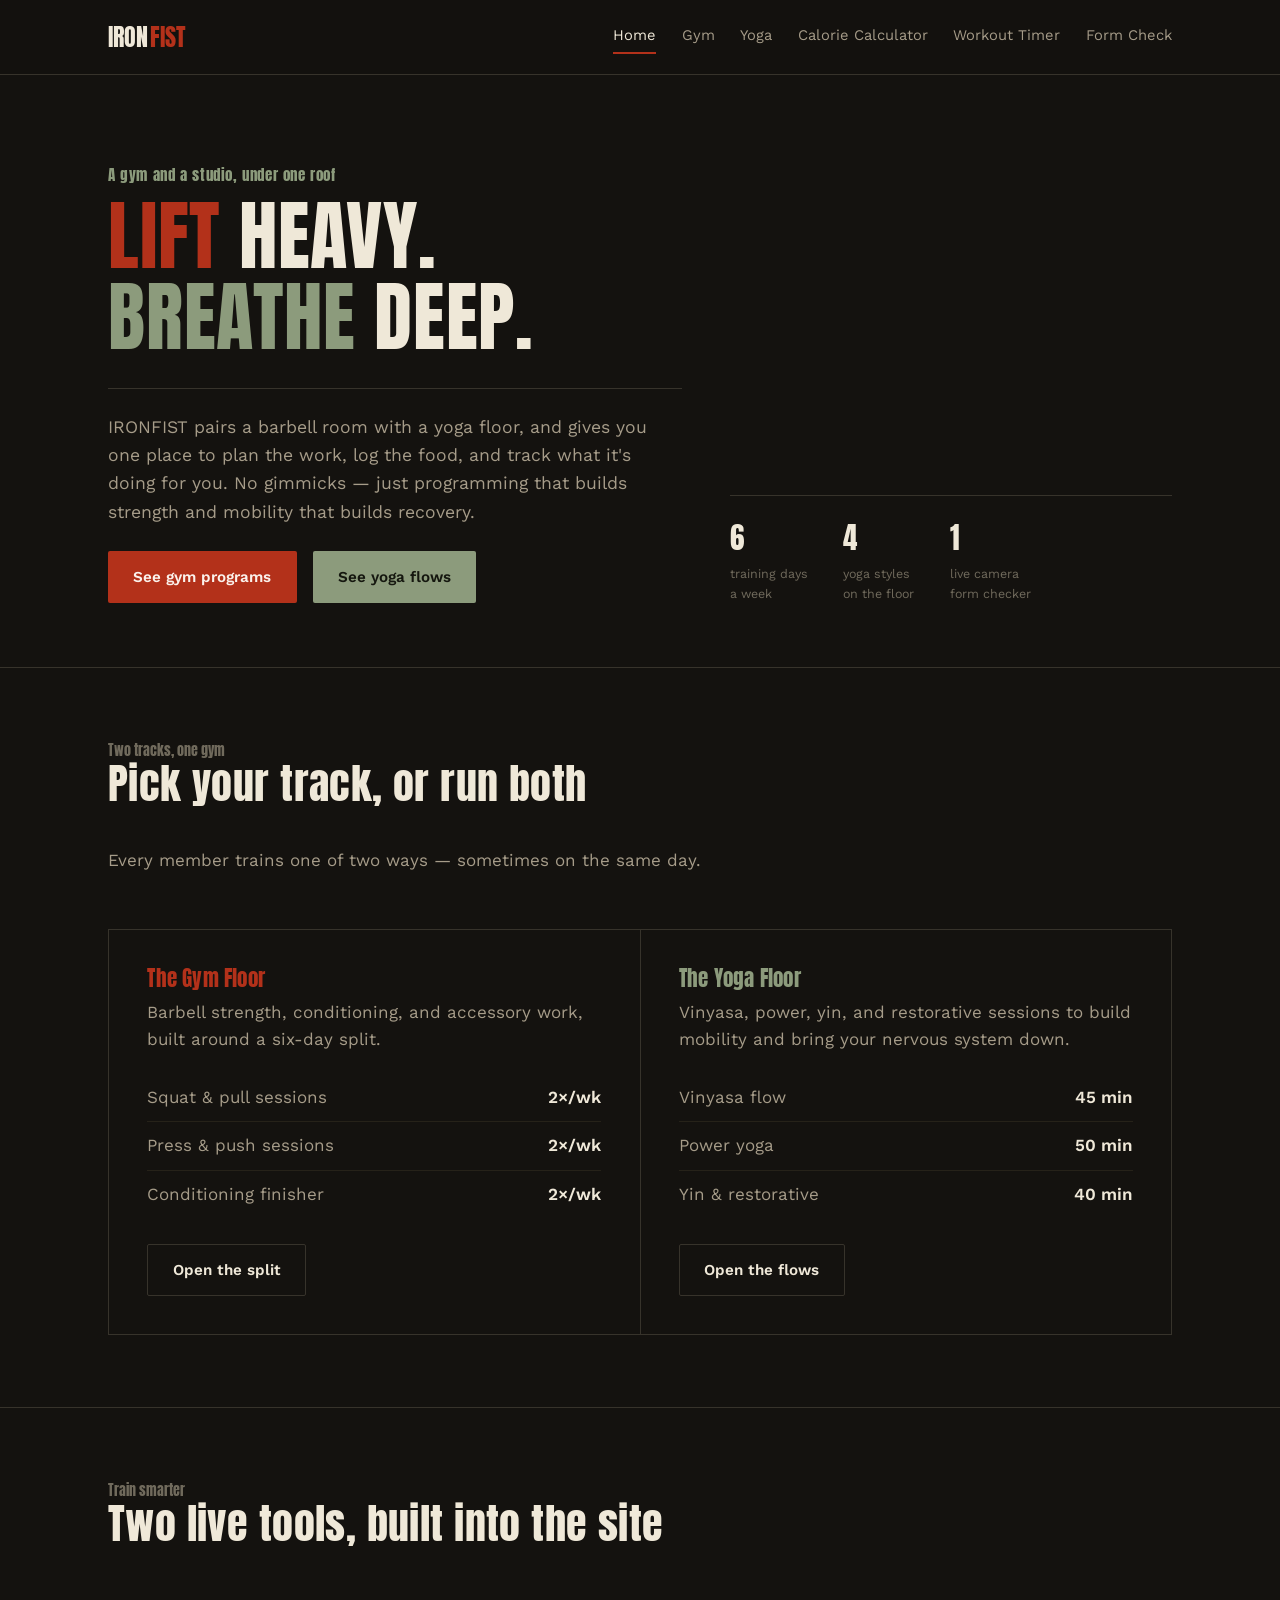
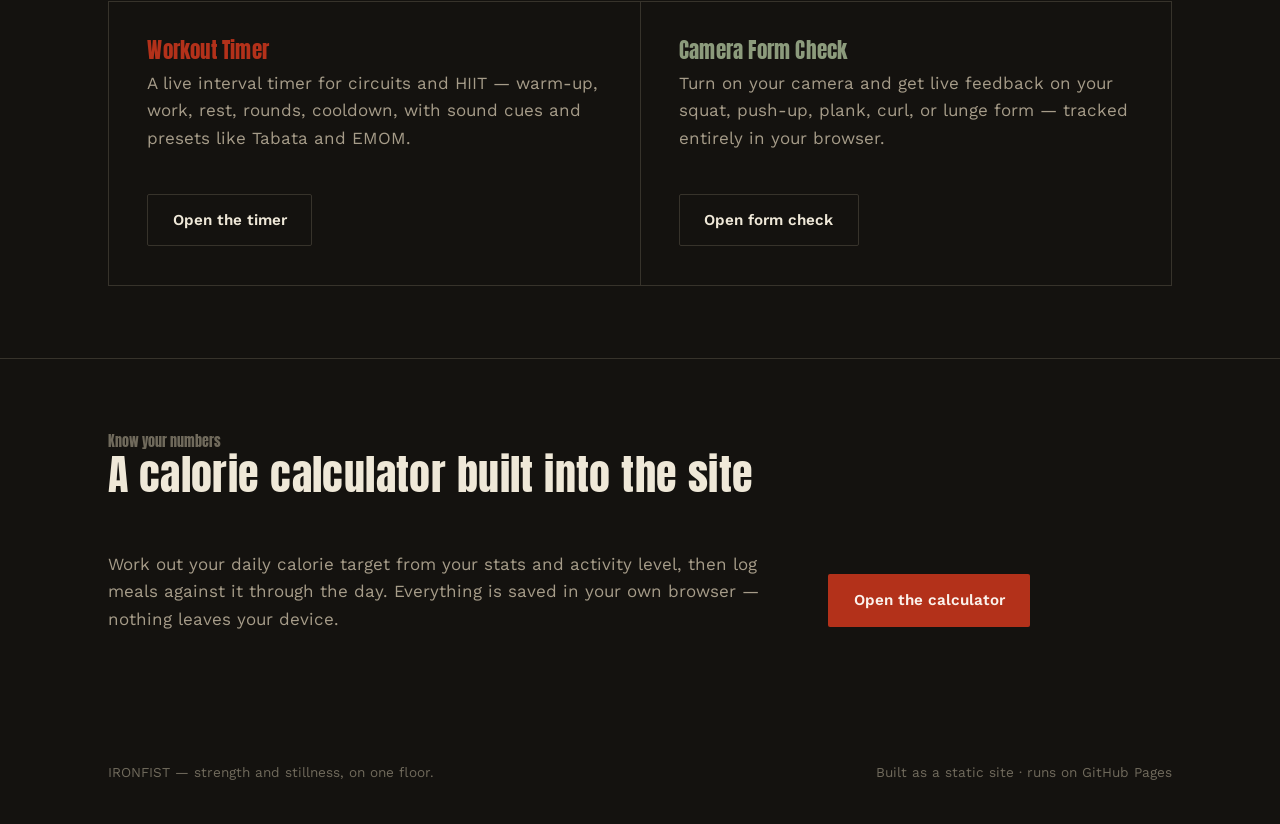
<file: index.html>
<!DOCTYPE html>
<html lang="en">
<head>
<meta charset="UTF-8">
<meta name="viewport" content="width=device-width, initial-scale=1">
<title>IRONFIST — Strength &amp; Stillness</title>
<meta name="description" content="IRONFIST is a gym and yoga studio site with programs, flows, a calorie calculator, a live workout timer, and a camera-based form checker.">
<link rel="icon" href="data:,">
<link rel="preconnect" href="https://fonts.googleapis.com">
<link rel="preconnect" href="https://fonts.gstatic.com" crossorigin>
<link href="https://fonts.googleapis.com/css2?family=Anton&family=Work+Sans:wght@400;500;600;700&display=swap" rel="stylesheet">
<link rel="stylesheet" href="style.css">
</head>
<body>

<header class="site-header">
  <div class="wrap">
    <a class="brand" href="index.html">IRON<span>FIST</span></a>
    <nav class="site-nav" id="site-nav">
      <a href="index.html" aria-current="page">Home</a>
      <a href="gym.html">Gym</a>
      <a href="yoga.html">Yoga</a>
      <a href="calculator.html">Calorie Calculator</a>
      <a href="timer.html">Workout Timer</a>
      <a href="form-check.html">Form Check</a>
    </nav>
    <button class="nav-toggle" id="nav-toggle" aria-label="Toggle menu" aria-expanded="false">☰</button>
  </div>
</header>

<section class="hero">
  <div class="wrap">
    <div>
      <div class="hero-kicker">A gym and a studio, under one roof</div>
      <h1 class="hero-split"><span class="a">LIFT</span> HEAVY.<br><span class="b">BREATHE</span> DEEP.</h1>
      <hr class="hero-rule">
      <p class="lede">IRONFIST pairs a barbell room with a yoga floor, and gives you one place to plan the work, log the food, and track what it's doing for you. No gimmicks — just programming that builds strength and mobility that builds recovery.</p>
      <div style="display:flex; gap:1rem; flex-wrap:wrap; margin-top:1.6rem;">
        <a href="gym.html" class="btn btn-iron">See gym programs</a>
        <a href="yoga.html" class="btn btn-sage">See yoga flows</a>
      </div>
    </div>
    <div class="hero-stats">
      <div>6<small>training days<br>a week</small></div>
      <div>4<small>yoga styles<br>on the floor</small></div>
      <div>1<small>live camera<br>form checker</small></div>
    </div>
  </div>
</section>

<section>
  <div class="wrap">
    <div class="section-head">
      <div>
        <div class="section-tag">Two tracks, one gym</div>
        <h2>Pick your track, or run both</h2>
      </div>
      <p>Every member trains one of two ways — sometimes on the same day.</p>
    </div>
    <div class="track-grid">
      <div class="track iron">
        <h3>The Gym Floor</h3>
        <p>Barbell strength, conditioning, and accessory work, built around a six-day split.</p>
        <ul>
          <li><span>Squat &amp; pull sessions</span> <b>2×/wk</b></li>
          <li><span>Press &amp; push sessions</span> <b>2×/wk</b></li>
          <li><span>Conditioning finisher</span> <b>2×/wk</b></li>
        </ul>
        <a href="gym.html" class="btn btn-outline" style="margin-top:1.6rem;">Open the split</a>
      </div>
      <div class="track sage">
        <h3>The Yoga Floor</h3>
        <p>Vinyasa, power, yin, and restorative sessions to build mobility and bring your nervous system down.</p>
        <ul>
          <li><span>Vinyasa flow</span> <b>45 min</b></li>
          <li><span>Power yoga</span> <b>50 min</b></li>
          <li><span>Yin &amp; restorative</span> <b>40 min</b></li>
        </ul>
        <a href="yoga.html" class="btn btn-outline" style="margin-top:1.6rem;">Open the flows</a>
      </div>
    </div>
  </div>
</section>

<section>
  <div class="wrap">
    <div class="section-head">
      <div>
        <div class="section-tag">Train smarter</div>
        <h2>Two live tools, built into the site</h2>
      </div>
    </div>
    <div class="track-grid">
      <div class="track iron">
        <h3>Workout Timer</h3>
        <p>A live interval timer for circuits and HIIT — warm-up, work, rest, rounds, cooldown, with sound cues and presets like Tabata and EMOM.</p>
        <a href="timer.html" class="btn btn-outline" style="margin-top:1.6rem;">Open the timer</a>
      </div>
      <div class="track sage">
        <h3>Camera Form Check</h3>
        <p>Turn on your camera and get live feedback on your squat, push-up, plank, curl, or lunge form — tracked entirely in your browser.</p>
        <a href="form-check.html" class="btn btn-outline" style="margin-top:1.6rem;">Open form check</a>
      </div>
    </div>
  </div>
</section>

<section>
  <div class="wrap">
    <div class="section-head">
      <div>
        <div class="section-tag">Know your numbers</div>
        <h2>A calorie calculator built into the site</h2>
      </div>
    </div>
    <div style="display:flex; gap:2.4rem; flex-wrap:wrap; align-items:center;">
      <p style="flex:1; min-width:260px;">Work out your daily calorie target from your stats and activity level, then log meals against it through the day. Everything is saved in your own browser — nothing leaves your device.</p>
      <a href="calculator.html" class="btn btn-iron">Open the calculator</a>
    </div>
  </div>
</section>

<footer>
  <div class="wrap">
    <div>IRONFIST — strength and stillness, on one floor.</div>
    <div>Built as a static site · runs on GitHub Pages</div>
  </div>
</footer>

<script src="script.js"></script>
</body>
</html>
</file>
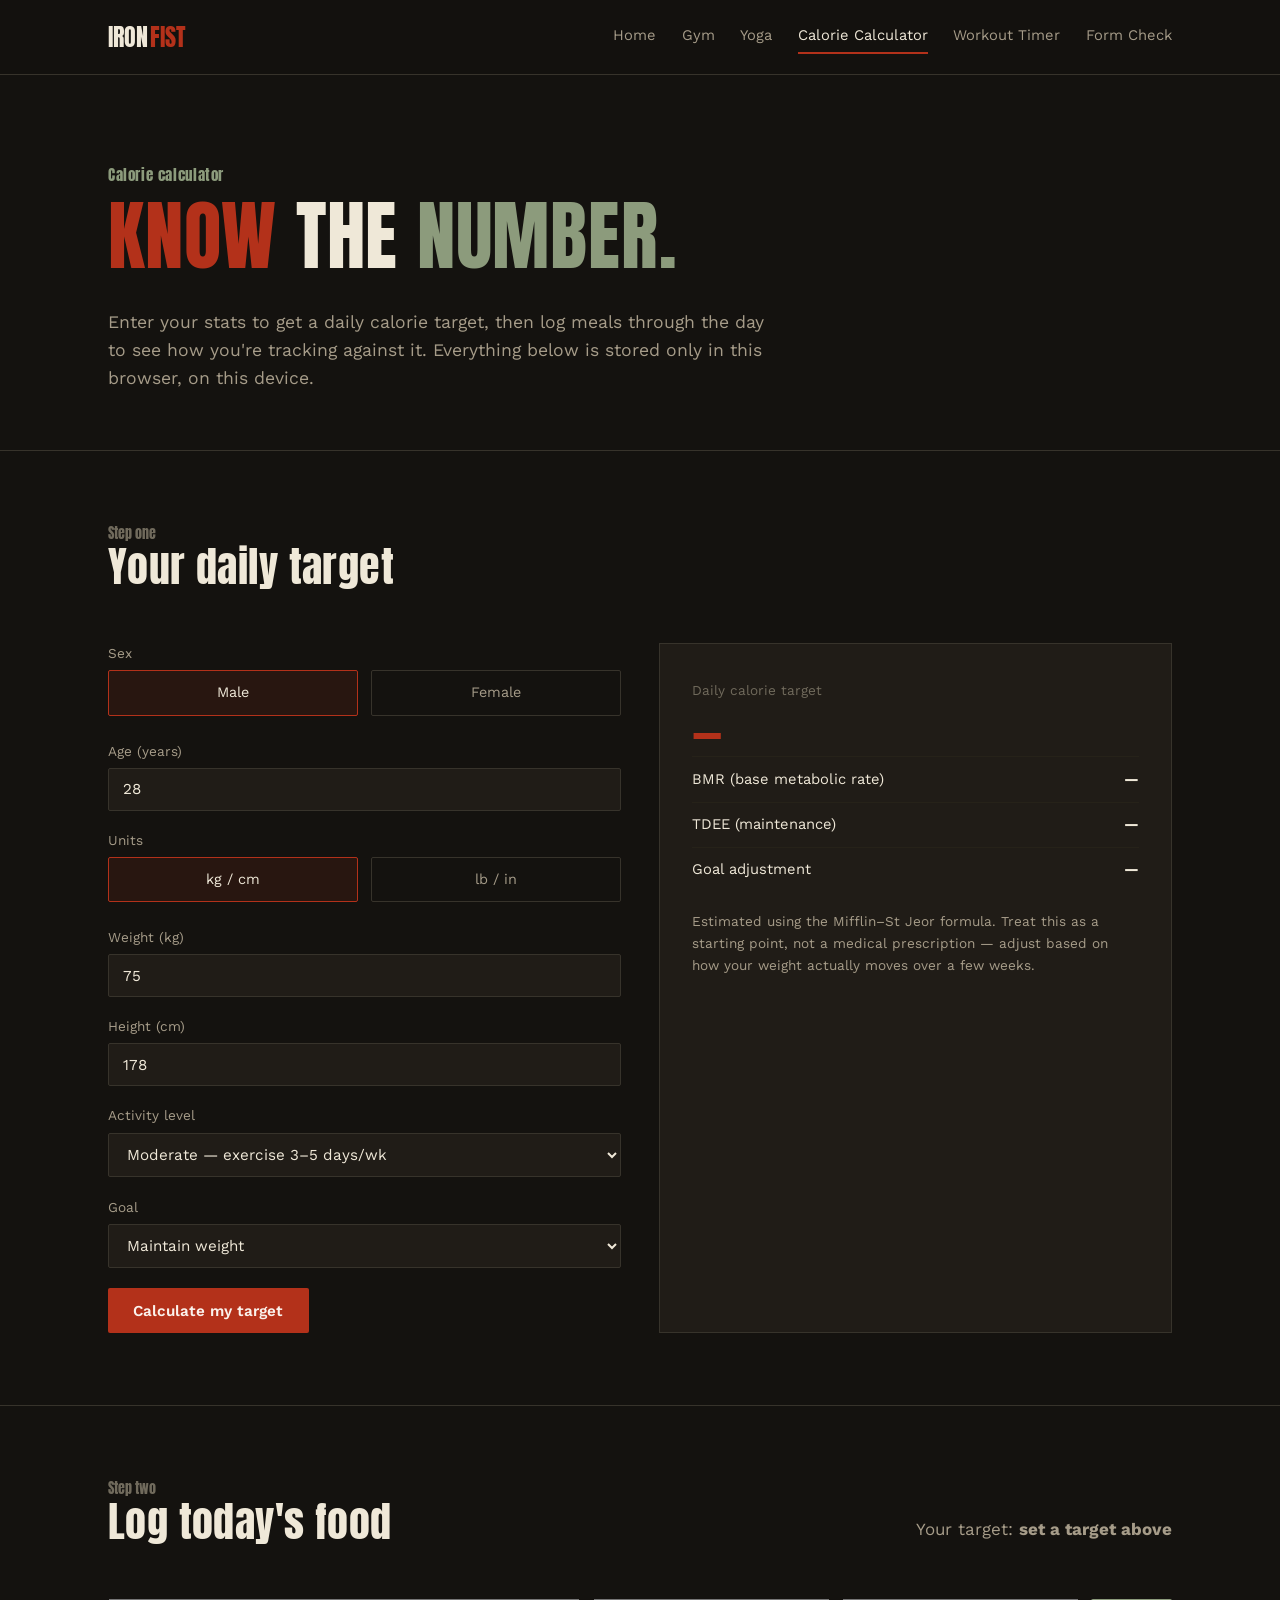
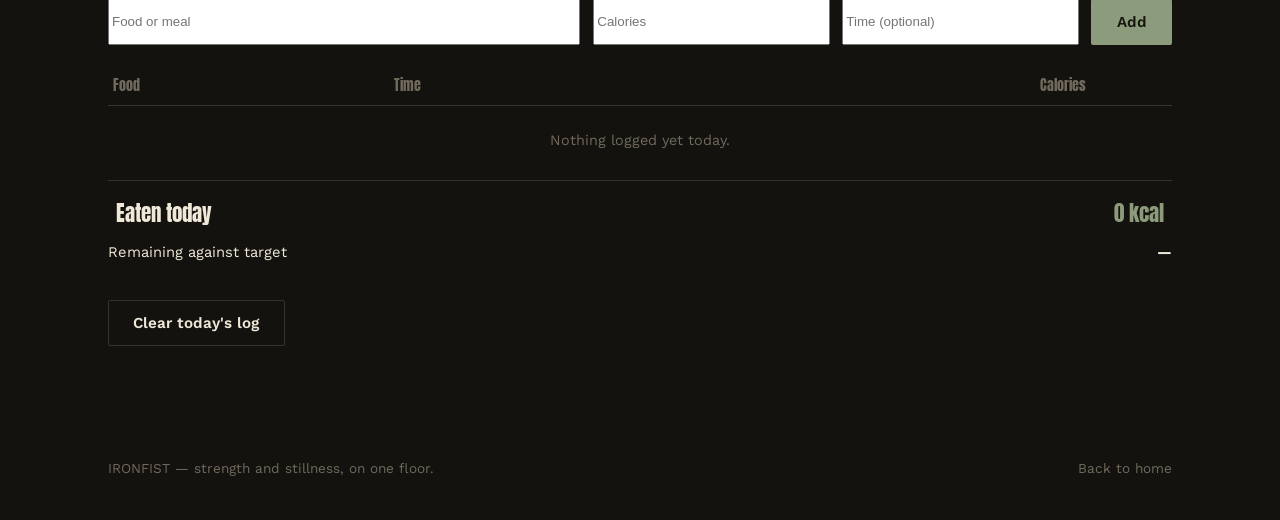
<file: calculator.html>
<!DOCTYPE html>
<html lang="en">
<head>
<meta charset="UTF-8">
<meta name="viewport" content="width=device-width, initial-scale=1">
<title>Calorie Calculator — IRONFIST</title>
<meta name="description" content="Work out your daily calorie target and log meals against it. Saved locally in your browser.">
<link rel="icon" href="data:,">
<link rel="preconnect" href="https://fonts.googleapis.com">
<link rel="preconnect" href="https://fonts.gstatic.com" crossorigin>
<link href="https://fonts.googleapis.com/css2?family=Anton&family=Work+Sans:wght@400;500;600;700&display=swap" rel="stylesheet">
<link rel="stylesheet" href="style.css">
</head>
<body>

<header class="site-header">
  <div class="wrap">
    <a class="brand" href="index.html">IRON<span>FIST</span></a>
    <nav class="site-nav" id="site-nav">
      <a href="index.html">Home</a>
      <a href="gym.html">Gym</a>
      <a href="yoga.html">Yoga</a>
      <a href="calculator.html" aria-current="page">Calorie Calculator</a>
      <a href="timer.html">Workout Timer</a>
      <a href="form-check.html">Form Check</a>
    </nav>
    <button class="nav-toggle" id="nav-toggle" aria-label="Toggle menu" aria-expanded="false">☰</button>
  </div>
</header>

<section class="hero" style="padding-bottom:40px;">
  <div class="wrap" style="grid-template-columns:1fr;">
    <div>
      <div class="hero-kicker">Calorie calculator</div>
      <h1 class="hero-split"><span class="a">KNOW</span> THE <span class="b">NUMBER.</span></h1>
      <p class="lede">Enter your stats to get a daily calorie target, then log meals through the day to see how you're tracking against it. Everything below is stored only in this browser, on this device.</p>
    </div>
  </div>
</section>

<section>
  <div class="wrap">
    <div class="section-head">
      <div>
        <div class="section-tag">Step one</div>
        <h2>Your daily target</h2>
      </div>
    </div>

    <div class="calc-grid">
      <form id="calc-form">
        <div class="field">
          <label for="sex">Sex</label>
          <div class="radio-row">
            <label><input type="radio" name="sex" value="male" checked><span>Male</span></label>
            <label><input type="radio" name="sex" value="female"><span>Female</span></label>
          </div>
        </div>

        <div class="field">
          <label for="age">Age (years)</label>
          <input type="number" id="age" min="14" max="90" value="28" required>
        </div>

        <div class="field">
          <label for="unit">Units</label>
          <div class="radio-row">
            <label><input type="radio" name="unit" value="metric" checked><span>kg / cm</span></label>
            <label><input type="radio" name="unit" value="imperial"><span>lb / in</span></label>
          </div>
        </div>

        <div class="field">
          <label for="weight" id="weight-label">Weight (kg)</label>
          <input type="number" id="weight" min="1" step="0.1" value="75" required>
        </div>

        <div class="field">
          <label for="height" id="height-label">Height (cm)</label>
          <input type="number" id="height" min="1" step="0.1" value="178" required>
        </div>

        <div class="field">
          <label for="activity">Activity level</label>
          <select id="activity">
            <option value="1.2">Sedentary — desk job, little exercise</option>
            <option value="1.375">Light — exercise 1–3 days/wk</option>
            <option value="1.55" selected>Moderate — exercise 3–5 days/wk</option>
            <option value="1.725">Heavy — exercise 6–7 days/wk</option>
            <option value="1.9">Athlete — training twice a day</option>
          </select>
        </div>

        <div class="field">
          <label for="goal">Goal</label>
          <select id="goal">
            <option value="-500">Lose fat (−500 kcal/day)</option>
            <option value="-250">Lose fat, slowly (−250 kcal/day)</option>
            <option value="0" selected>Maintain weight</option>
            <option value="250">Gain muscle, slowly (+250 kcal/day)</option>
            <option value="500">Gain muscle (+500 kcal/day)</option>
          </select>
        </div>

        <button type="submit" class="btn btn-iron">Calculate my target</button>
      </form>

      <div class="result-panel">
        <div class="result-sub">Daily calorie target</div>
        <div class="result-num" id="result-target">—</div>
        <div class="result-row"><span>BMR (base metabolic rate)</span><b id="result-bmr">—</b></div>
        <div class="result-row"><span>TDEE (maintenance)</span><b id="result-tdee">—</b></div>
        <div class="result-row"><span>Goal adjustment</span><b id="result-goal">—</b></div>
        <p style="margin-top:1.2rem; font-size:0.85rem;">Estimated using the Mifflin–St Jeor formula. Treat this as a starting point, not a medical prescription — adjust based on how your weight actually moves over a few weeks.</p>
      </div>
    </div>
  </div>
</section>

<section>
  <div class="wrap">
    <div class="section-head">
      <div>
        <div class="section-tag">Step two</div>
        <h2>Log today's food</h2>
      </div>
      <p>Your target: <b id="log-target-echo">set a target above</b></p>
    </div>

    <form class="log-add" id="log-form">
      <input type="text" id="food-name" placeholder="Food or meal" required>
      <input type="number" id="food-cals" placeholder="Calories" min="0" required>
      <input type="text" id="food-time" placeholder="Time (optional)">
      <button type="submit" class="btn btn-sage">Add</button>
    </form>

    <table class="log-table" id="log-table">
      <thead>
        <tr><th>Food</th><th>Time</th><th style="text-align:right;">Calories</th><th></th></tr>
      </thead>
      <tbody id="log-body">
      </tbody>
    </table>
    <div id="log-empty" class="log-empty">Nothing logged yet today.</div>

    <div class="log-total">
      <span>Eaten today</span>
      <span id="log-total-num">0 kcal</span>
    </div>
    <div class="result-row" style="border-top:none;">
      <span>Remaining against target</span>
      <b id="log-remaining">—</b>
    </div>

    <div style="margin-top:1.6rem;">
      <button id="log-clear" class="btn btn-outline" type="button">Clear today's log</button>
    </div>
  </div>
</section>

<footer>
  <div class="wrap">
    <div>IRONFIST — strength and stillness, on one floor.</div>
    <div><a href="index.html">Back to home</a></div>
  </div>
</footer>

<script src="script.js"></script>
<script src="calculator.js"></script>
</body>
</html>
</file>
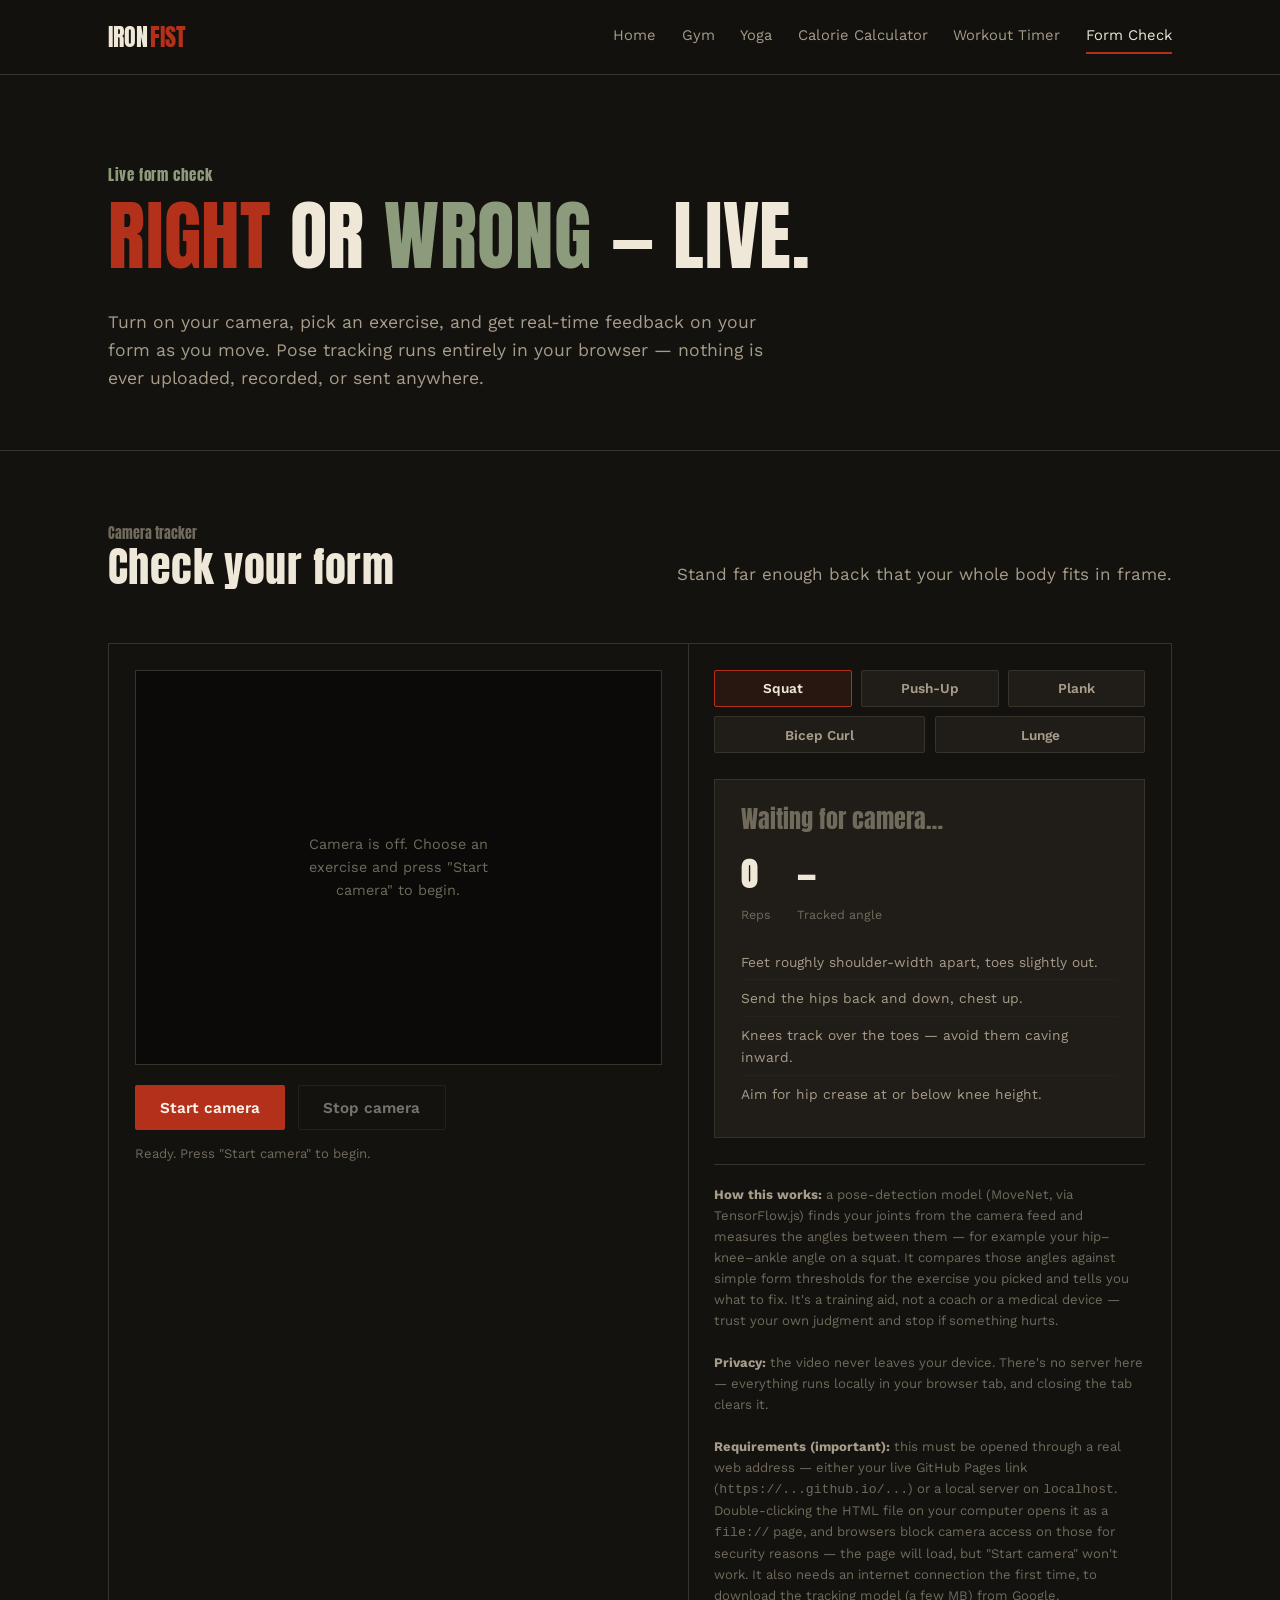
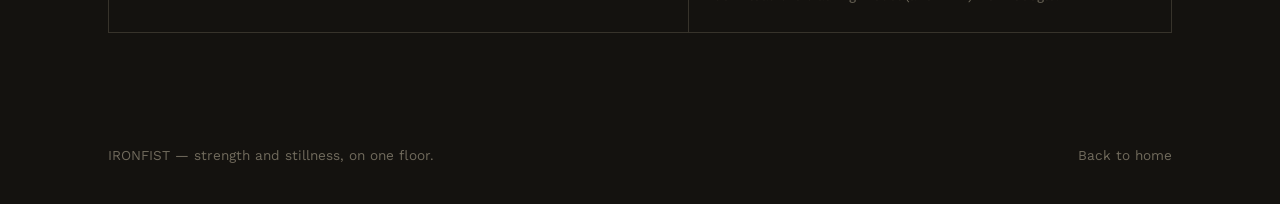
<file: form-check (2).html>
<!DOCTYPE html>
<html lang="en">
<head>
<meta charset="UTF-8">
<meta name="viewport" content="width=device-width, initial-scale=1">
<title>Form Check — IRONFIST</title>
<meta name="description" content="Live camera-based form checking for squats, push-ups, planks, bicep curls, and lunges — runs entirely in your browser.">
<link rel="icon" href="data:,">
<link rel="preconnect" href="https://fonts.googleapis.com">
<link rel="preconnect" href="https://fonts.gstatic.com" crossorigin>
<link href="https://fonts.googleapis.com/css2?family=Anton&family=Work+Sans:wght@400;500;600;700&display=swap" rel="stylesheet">
<link rel="stylesheet" href="style.css">
<style>
  /* Scoped to this page only — extends the shared design system for the camera form-checker */
  .fc-banner{
    display:none; background:rgba(179,49,26,0.14); border:1px solid var(--iron);
    color:var(--ink); padding:1rem 1.2rem; margin-bottom:2rem; font-size:0.92rem; line-height:1.5;
  }
  .fc-banner.show{ display:block; }
  .fc-banner b{ color:var(--iron); }

  .fc-grid{
    display:grid; grid-template-columns:1.2fr 1fr; gap:1px;
    background:var(--line); border:1px solid var(--line);
  }
  @media (max-width:860px){ .fc-grid{ grid-template-columns:1fr; } }

  .fc-cam{ background:var(--bg); padding:1.6rem; }
  .fc-stage{
    position:relative; width:100%; aspect-ratio:4/3;
    background:#0b0a08; border:1px solid var(--line); overflow:hidden;
    display:flex; align-items:center; justify-content:center;
  }
  .fc-stage video, .fc-stage canvas{
    position:absolute; top:0; left:0; width:100%; height:100%;
    transform:scaleX(-1); /* mirror for a natural selfie view */
    object-fit:cover;
  }
  .fc-placeholder{
    position:relative; z-index:2; text-align:center; color:var(--ink-faint);
    font-size:0.9rem; max-width:220px; padding:1rem;
  }
  .fc-cam-controls{ display:flex; gap:0.8rem; margin-top:1.2rem; flex-wrap:wrap; }
  .fc-status-line{
    margin-top:0.8rem; font-size:0.82rem; color:var(--ink-faint); min-height:1.4em;
  }

  .fc-panel{ background:var(--bg); padding:1.6rem; display:flex; flex-direction:column; }
  .fc-exercise-select{ display:flex; flex-wrap:wrap; gap:0.6rem; margin-bottom:1.6rem; }
  .fc-ex-btn{
    flex:1 1 calc(33% - 0.6rem); min-width:110px;
    background:var(--panel); border:1px solid var(--line); color:var(--ink-dim);
    padding:0.7em 0.6em; font-family:var(--body); font-size:0.85rem; font-weight:600;
    border-radius:2px; cursor:pointer; text-align:center;
  }
  .fc-ex-btn:hover{ border-color:var(--ink-dim); color:var(--ink); }
  .fc-ex-btn.active{ border-color:var(--iron); color:var(--ink); background:rgba(179,49,26,0.12); }

  .fc-feedback{
    flex:1; background:var(--panel); border:1px solid var(--line);
    padding:1.6rem; display:flex; flex-direction:column; gap:1rem;
  }
  .fc-feedback-msg{
    font-family:var(--display); font-size:1.5rem; line-height:1.15;
    color:var(--ink-faint);
  }
  .fc-feedback-msg.good{ color:var(--sage); }
  .fc-feedback-msg.bad{ color:var(--iron); }
  .fc-feedback-msg.warn{ color:#D8A23B; }

  .fc-metrics{ display:flex; gap:1.6rem; }
  .fc-metric b{ display:block; font-family:var(--display); font-size:2rem; color:var(--ink); }
  .fc-metric span{ font-size:0.78rem; color:var(--ink-faint); }

  .fc-cue-list{ margin:0; padding:0; list-style:none; font-size:0.86rem; color:var(--ink-dim); }
  .fc-cue-list li{ padding:0.5em 0; border-top:1px solid var(--line-soft); }
  .fc-cue-list li:first-child{ border-top:none; }

  .fc-note{
    margin-top:1.6rem; font-size:0.82rem; color:var(--ink-faint);
    border-top:1px solid var(--line); padding-top:1.2rem;
  }
  .fc-note b{ color:var(--ink-dim); }
</style>
</head>
<body>

<header class="site-header">
  <div class="wrap">
    <a class="brand" href="index.html">IRON<span>FIST</span></a>
    <nav class="site-nav" id="site-nav">
      <a href="index.html">Home</a>
      <a href="gym.html">Gym</a>
      <a href="yoga.html">Yoga</a>
      <a href="calculator.html">Calorie Calculator</a>
      <a href="timer.html">Workout Timer</a>
      <a href="form-check.html" aria-current="page">Form Check</a>
    </nav>
    <button class="nav-toggle" id="nav-toggle" aria-label="Toggle menu" aria-expanded="false">☰</button>
  </div>
</header>

<section class="hero" style="padding-bottom:40px;">
  <div class="wrap" style="grid-template-columns:1fr;">
    <div>
      <div class="hero-kicker">Live form check</div>
      <h1 class="hero-split"><span class="a">RIGHT</span> OR <span class="b">WRONG</span> — LIVE.</h1>
      <p class="lede">Turn on your camera, pick an exercise, and get real-time feedback on your form as you move. Pose tracking runs entirely in your browser — nothing is ever uploaded, recorded, or sent anywhere.</p>
    </div>
  </div>
</section>

<section>
  <div class="wrap">
    <div class="fc-banner" id="fc-banner"></div>

    <div class="section-head">
      <div>
        <div class="section-tag">Camera tracker</div>
        <h2>Check your form</h2>
      </div>
      <p>Stand far enough back that your whole body fits in frame.</p>
    </div>

    <div class="fc-grid">
      <div class="fc-cam">
        <div class="fc-stage" id="fc-stage">
          <div class="fc-placeholder" id="fc-placeholder">
            Camera is off. Choose an exercise and press "Start camera" to begin.
          </div>
          <video id="fc-video" playsinline autoplay muted style="display:none;"></video>
          <canvas id="fc-canvas" style="display:none;"></canvas>
        </div>
        <div class="fc-cam-controls">
          <button id="fc-start" class="btn btn-iron" type="button">Start camera</button>
          <button id="fc-stop" class="btn btn-outline" type="button" disabled>Stop camera</button>
        </div>
        <div class="fc-status-line" id="fc-status">Checking requirements…</div>
      </div>

      <div class="fc-panel">
        <div class="fc-exercise-select" id="fc-exercise-select">
          <button class="fc-ex-btn active" data-exercise="squat" type="button">Squat</button>
          <button class="fc-ex-btn" data-exercise="pushup" type="button">Push-Up</button>
          <button class="fc-ex-btn" data-exercise="plank" type="button">Plank</button>
          <button class="fc-ex-btn" data-exercise="curl" type="button">Bicep Curl</button>
          <button class="fc-ex-btn" data-exercise="lunge" type="button">Lunge</button>
        </div>

        <div class="fc-feedback">
          <div class="fc-feedback-msg" id="fc-message">Waiting for camera…</div>
          <div class="fc-metrics">
            <div class="fc-metric">
              <b id="fc-reps">0</b>
              <span id="fc-reps-label">Reps</span>
            </div>
            <div class="fc-metric">
              <b id="fc-angle">—</b>
              <span>Tracked angle</span>
            </div>
          </div>
          <ul class="fc-cue-list" id="fc-cues"></ul>
        </div>

        <div class="fc-note">
          <b>How this works:</b> a pose-detection model (MoveNet, via TensorFlow.js) finds your joints from the camera feed and measures the angles between them — for example your hip–knee–ankle angle on a squat. It compares those angles against simple form thresholds for the exercise you picked and tells you what to fix. It's a training aid, not a coach or a medical device — trust your own judgment and stop if something hurts.
          <br><br>
          <b>Privacy:</b> the video never leaves your device. There's no server here — everything runs locally in your browser tab, and closing the tab clears it.
          <br><br>
          <b>Requirements (important):</b> this must be opened through a real web address — either your live GitHub Pages link (<code>https://...github.io/...</code>) or a local server on <code>localhost</code>. Double-clicking the HTML file on your computer opens it as a <code>file://</code> page, and browsers block camera access on those for security reasons — the page will load, but "Start camera" won't work. It also needs an internet connection the first time, to download the tracking model (a few MB) from Google.
        </div>
      </div>
    </div>
  </div>
</section>

<footer>
  <div class="wrap">
    <div>IRONFIST — strength and stillness, on one floor.</div>
    <div><a href="index.html">Back to home</a></div>
  </div>
</footer>

<script src="script.js"></script>
<script src="tf.min.js"></script>
<script src="pose-detection.min.js"></script>
<script src="form-check.js"></script>
</body>
</html>
</file>
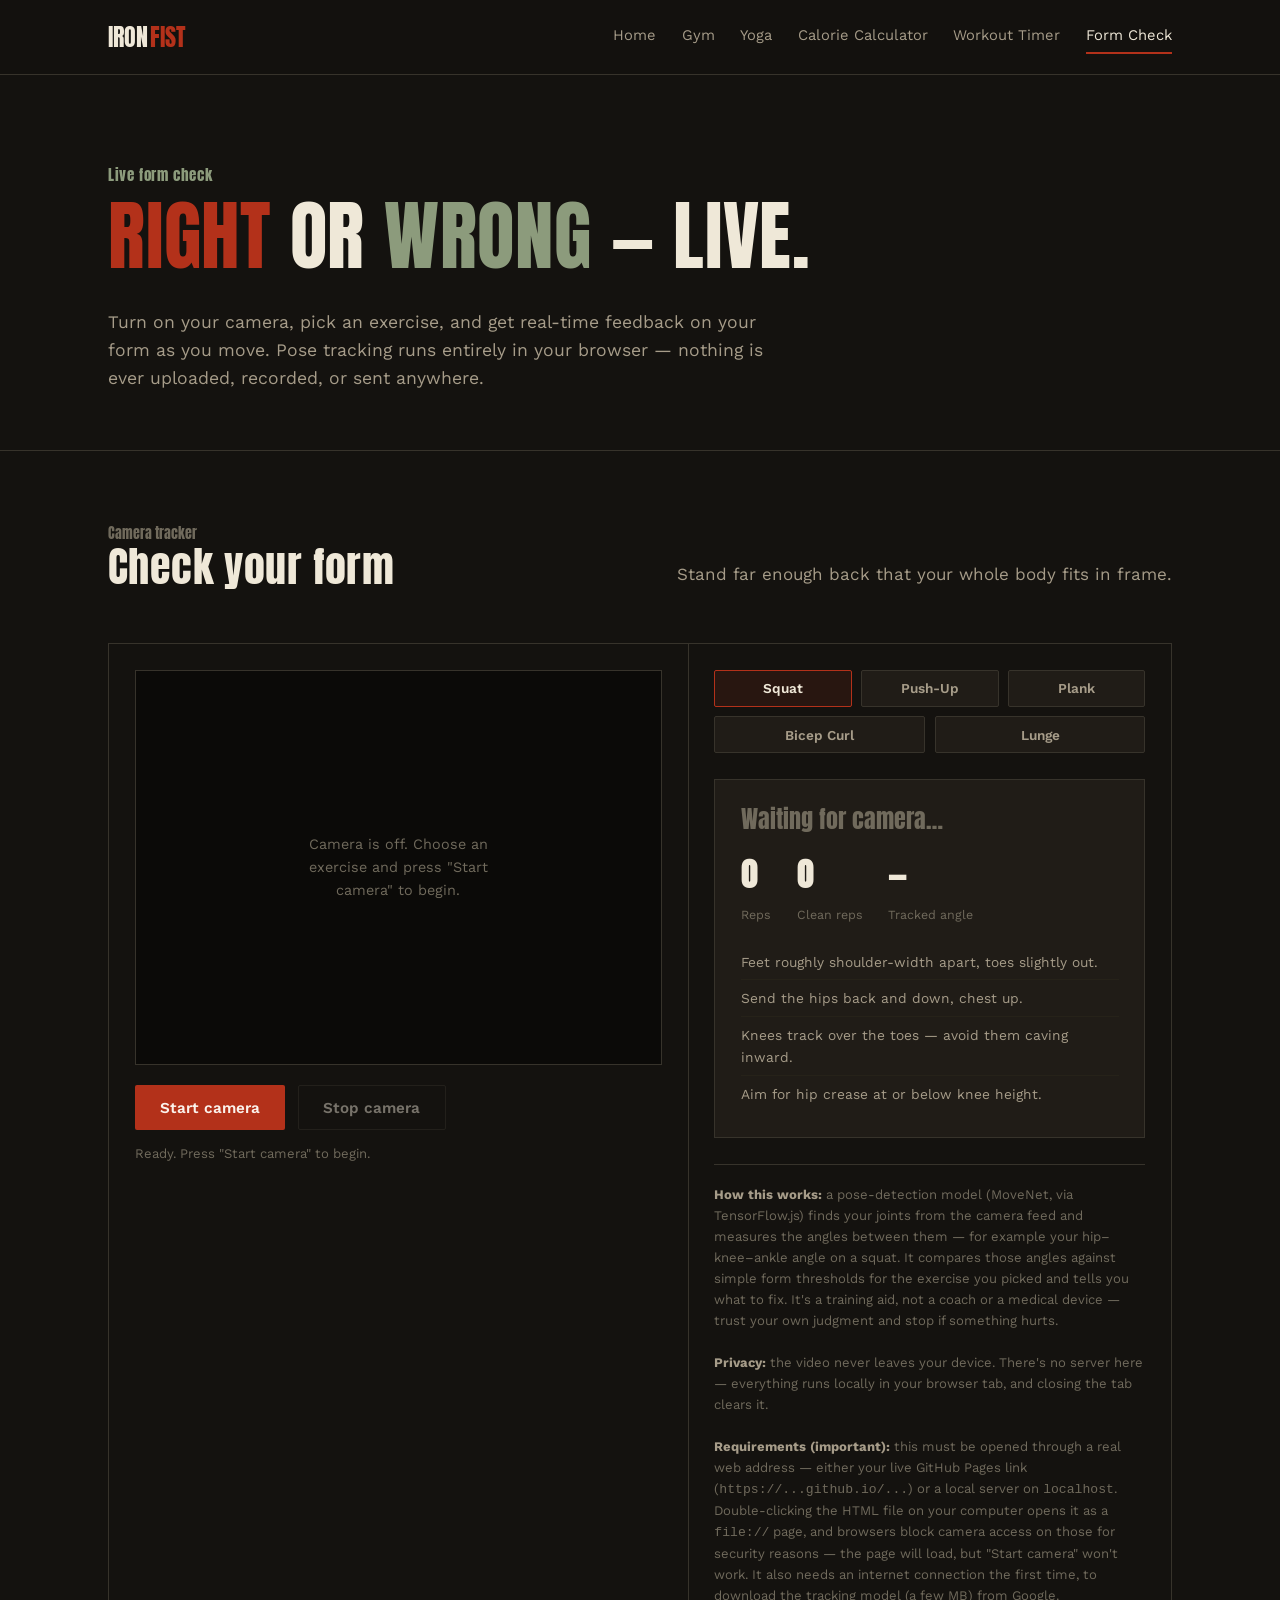
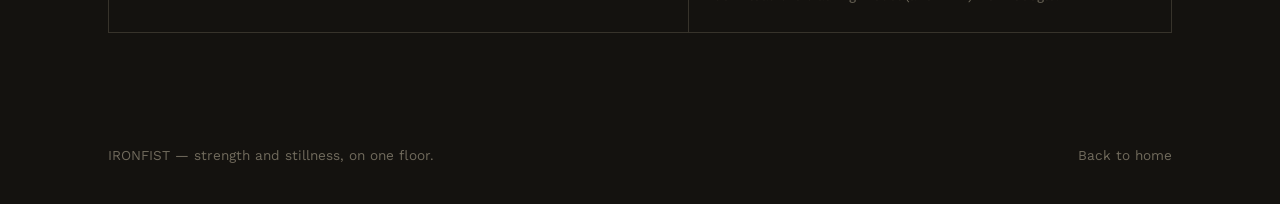
<file: form-check.html>
<!DOCTYPE html>
<html lang="en">
<head>
<meta charset="UTF-8">
<meta name="viewport" content="width=device-width, initial-scale=1">
<title>Form Check — IRONFIST</title>
<meta name="description" content="Live camera-based form checking for squats, push-ups, planks, bicep curls, and lunges — runs entirely in your browser.">
<link rel="icon" href="data:,">
<link rel="preconnect" href="https://fonts.googleapis.com">
<link rel="preconnect" href="https://fonts.gstatic.com" crossorigin>
<link href="https://fonts.googleapis.com/css2?family=Anton&family=Work+Sans:wght@400;500;600;700&display=swap" rel="stylesheet">
<link rel="stylesheet" href="style.css">
<style>
  /* Scoped to this page only — extends the shared design system for the camera form-checker */
  .fc-banner{
    display:none; background:rgba(179,49,26,0.14); border:1px solid var(--iron);
    color:var(--ink); padding:1rem 1.2rem; margin-bottom:2rem; font-size:0.92rem; line-height:1.5;
  }
  .fc-banner.show{ display:block; }
  .fc-banner b{ color:var(--iron); }

  .fc-grid{
    display:grid; grid-template-columns:1.2fr 1fr; gap:1px;
    background:var(--line); border:1px solid var(--line);
  }
  @media (max-width:860px){ .fc-grid{ grid-template-columns:1fr; } }

  .fc-cam{ background:var(--bg); padding:1.6rem; }
  .fc-stage{
    position:relative; width:100%; aspect-ratio:4/3;
    background:#0b0a08; border:1px solid var(--line); overflow:hidden;
    display:flex; align-items:center; justify-content:center;
  }
  .fc-stage video, .fc-stage canvas{
    position:absolute; top:0; left:0; width:100%; height:100%;
    transform:scaleX(-1); /* mirror for a natural selfie view */
    object-fit:cover;
  }
  .fc-placeholder{
    position:relative; z-index:2; text-align:center; color:var(--ink-faint);
    font-size:0.9rem; max-width:220px; padding:1rem;
  }
  .fc-cam-controls{ display:flex; gap:0.8rem; margin-top:1.2rem; flex-wrap:wrap; }
  .fc-status-line{
    margin-top:0.8rem; font-size:0.82rem; color:var(--ink-faint); min-height:1.4em;
  }

  .fc-panel{ background:var(--bg); padding:1.6rem; display:flex; flex-direction:column; }
  .fc-exercise-select{ display:flex; flex-wrap:wrap; gap:0.6rem; margin-bottom:1.6rem; }
  .fc-ex-btn{
    flex:1 1 calc(33% - 0.6rem); min-width:110px;
    background:var(--panel); border:1px solid var(--line); color:var(--ink-dim);
    padding:0.7em 0.6em; font-family:var(--body); font-size:0.85rem; font-weight:600;
    border-radius:2px; cursor:pointer; text-align:center;
  }
  .fc-ex-btn:hover{ border-color:var(--ink-dim); color:var(--ink); }
  .fc-ex-btn.active{ border-color:var(--iron); color:var(--ink); background:rgba(179,49,26,0.12); }

  .fc-feedback{
    flex:1; background:var(--panel); border:1px solid var(--line);
    padding:1.6rem; display:flex; flex-direction:column; gap:1rem;
  }
  .fc-feedback-msg{
    font-family:var(--display); font-size:1.5rem; line-height:1.15;
    color:var(--ink-faint);
  }
  .fc-feedback-msg.good{ color:var(--sage); }
  .fc-feedback-msg.bad{ color:var(--iron); }
  .fc-feedback-msg.warn{ color:#D8A23B; }

  .fc-metrics{ display:flex; gap:1.6rem; }
  .fc-metric b{ display:block; font-family:var(--display); font-size:2rem; color:var(--ink); }
  .fc-metric span{ font-size:0.78rem; color:var(--ink-faint); }

  .fc-cue-list{ margin:0; padding:0; list-style:none; font-size:0.86rem; color:var(--ink-dim); }
  .fc-cue-list li{ padding:0.5em 0; border-top:1px solid var(--line-soft); }
  .fc-cue-list li:first-child{ border-top:none; }

  .fc-note{
    margin-top:1.6rem; font-size:0.82rem; color:var(--ink-faint);
    border-top:1px solid var(--line); padding-top:1.2rem;
  }
  .fc-note b{ color:var(--ink-dim); }
</style>
</head>
<body>

<header class="site-header">
  <div class="wrap">
    <a class="brand" href="index.html">IRON<span>FIST</span></a>
    <nav class="site-nav" id="site-nav">
      <a href="index.html">Home</a>
      <a href="gym.html">Gym</a>
      <a href="yoga.html">Yoga</a>
      <a href="calculator.html">Calorie Calculator</a>
      <a href="timer.html">Workout Timer</a>
      <a href="form-check.html" aria-current="page">Form Check</a>
    </nav>
    <button class="nav-toggle" id="nav-toggle" aria-label="Toggle menu" aria-expanded="false">☰</button>
  </div>
</header>

<section class="hero" style="padding-bottom:40px;">
  <div class="wrap" style="grid-template-columns:1fr;">
    <div>
      <div class="hero-kicker">Live form check</div>
      <h1 class="hero-split"><span class="a">RIGHT</span> OR <span class="b">WRONG</span> — LIVE.</h1>
      <p class="lede">Turn on your camera, pick an exercise, and get real-time feedback on your form as you move. Pose tracking runs entirely in your browser — nothing is ever uploaded, recorded, or sent anywhere.</p>
    </div>
  </div>
</section>

<section>
  <div class="wrap">
    <div class="fc-banner" id="fc-banner"></div>

    <div class="section-head">
      <div>
        <div class="section-tag">Camera tracker</div>
        <h2>Check your form</h2>
      </div>
      <p>Stand far enough back that your whole body fits in frame.</p>
    </div>

    <div class="fc-grid">
      <div class="fc-cam">
        <div class="fc-stage" id="fc-stage">
          <div class="fc-placeholder" id="fc-placeholder">
            Camera is off. Choose an exercise and press "Start camera" to begin.
          </div>
          <video id="fc-video" playsinline autoplay muted style="display:none;"></video>
          <canvas id="fc-canvas" style="display:none;"></canvas>
        </div>
        <div class="fc-cam-controls">
          <button id="fc-start" class="btn btn-iron" type="button">Start camera</button>
          <button id="fc-stop" class="btn btn-outline" type="button" disabled>Stop camera</button>
        </div>
        <div class="fc-status-line" id="fc-status">Checking requirements…</div>
      </div>

      <div class="fc-panel">
        <div class="fc-exercise-select" id="fc-exercise-select">
          <button class="fc-ex-btn active" data-exercise="squat" type="button">Squat</button>
          <button class="fc-ex-btn" data-exercise="pushup" type="button">Push-Up</button>
          <button class="fc-ex-btn" data-exercise="plank" type="button">Plank</button>
          <button class="fc-ex-btn" data-exercise="curl" type="button">Bicep Curl</button>
          <button class="fc-ex-btn" data-exercise="lunge" type="button">Lunge</button>
        </div>

        <div class="fc-feedback">
          <div class="fc-feedback-msg" id="fc-message">Waiting for camera…</div>
          <div class="fc-metrics">
            <div class="fc-metric">
              <b id="fc-reps">0</b>
              <span id="fc-reps-label">Reps</span>
            </div>
            <div class="fc-metric" id="fc-clean-wrap">
              <b id="fc-clean">0</b>
              <span>Clean reps</span>
            </div>
            <div class="fc-metric">
              <b id="fc-angle">—</b>
              <span>Tracked angle</span>
            </div>
          </div>
          <ul class="fc-cue-list" id="fc-cues"></ul>
        </div>

        <div class="fc-note">
          <b>How this works:</b> a pose-detection model (MoveNet, via TensorFlow.js) finds your joints from the camera feed and measures the angles between them — for example your hip–knee–ankle angle on a squat. It compares those angles against simple form thresholds for the exercise you picked and tells you what to fix. It's a training aid, not a coach or a medical device — trust your own judgment and stop if something hurts.
          <br><br>
          <b>Privacy:</b> the video never leaves your device. There's no server here — everything runs locally in your browser tab, and closing the tab clears it.
          <br><br>
          <b>Requirements (important):</b> this must be opened through a real web address — either your live GitHub Pages link (<code>https://...github.io/...</code>) or a local server on <code>localhost</code>. Double-clicking the HTML file on your computer opens it as a <code>file://</code> page, and browsers block camera access on those for security reasons — the page will load, but "Start camera" won't work. It also needs an internet connection the first time, to download the tracking model (a few MB) from Google.
        </div>
      </div>
    </div>
  </div>
</section>

<footer>
  <div class="wrap">
    <div>IRONFIST — strength and stillness, on one floor.</div>
    <div><a href="index.html">Back to home</a></div>
  </div>
</footer>

<script src="script.js"></script>
<script src="tf.min.js"></script>
<script src="pose-detection.min.js"></script>
<script src="form-logic.js"></script>
<script src="form-check.js"></script>
</body>
</html>
</file>
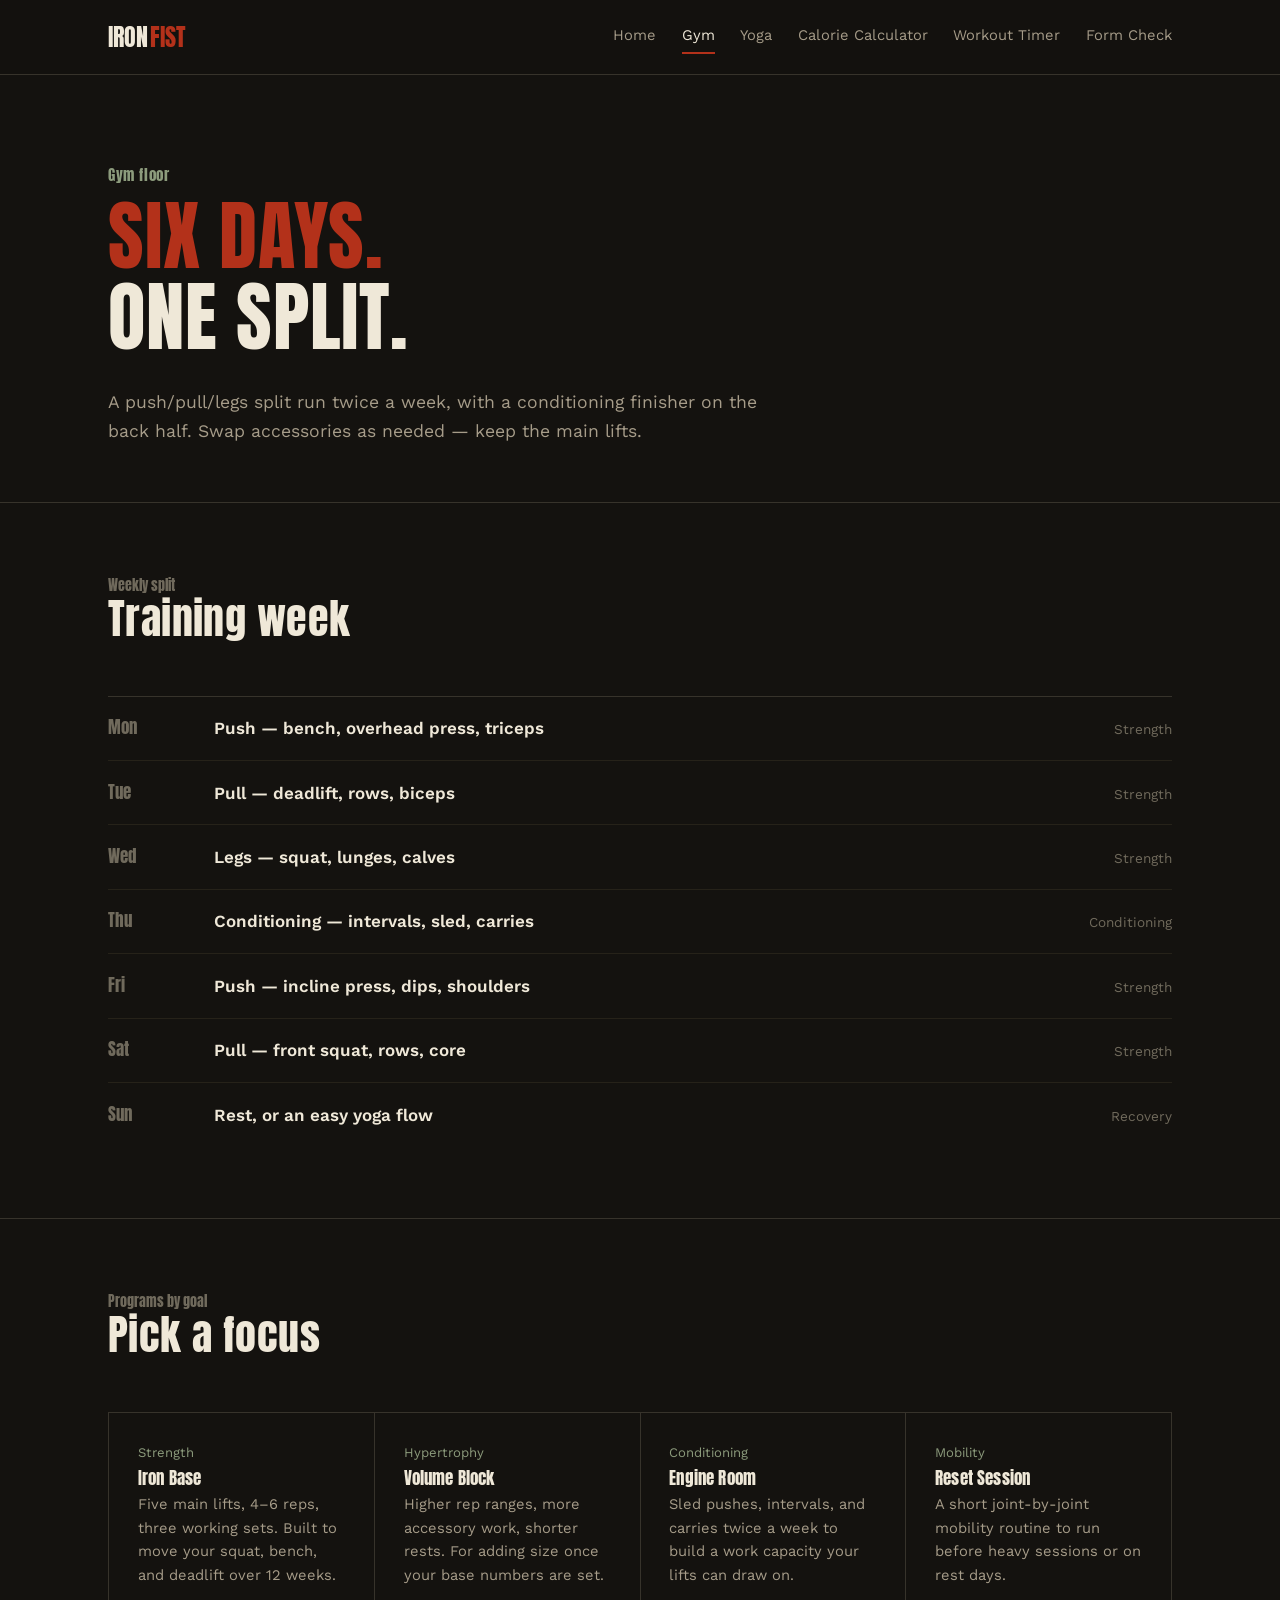
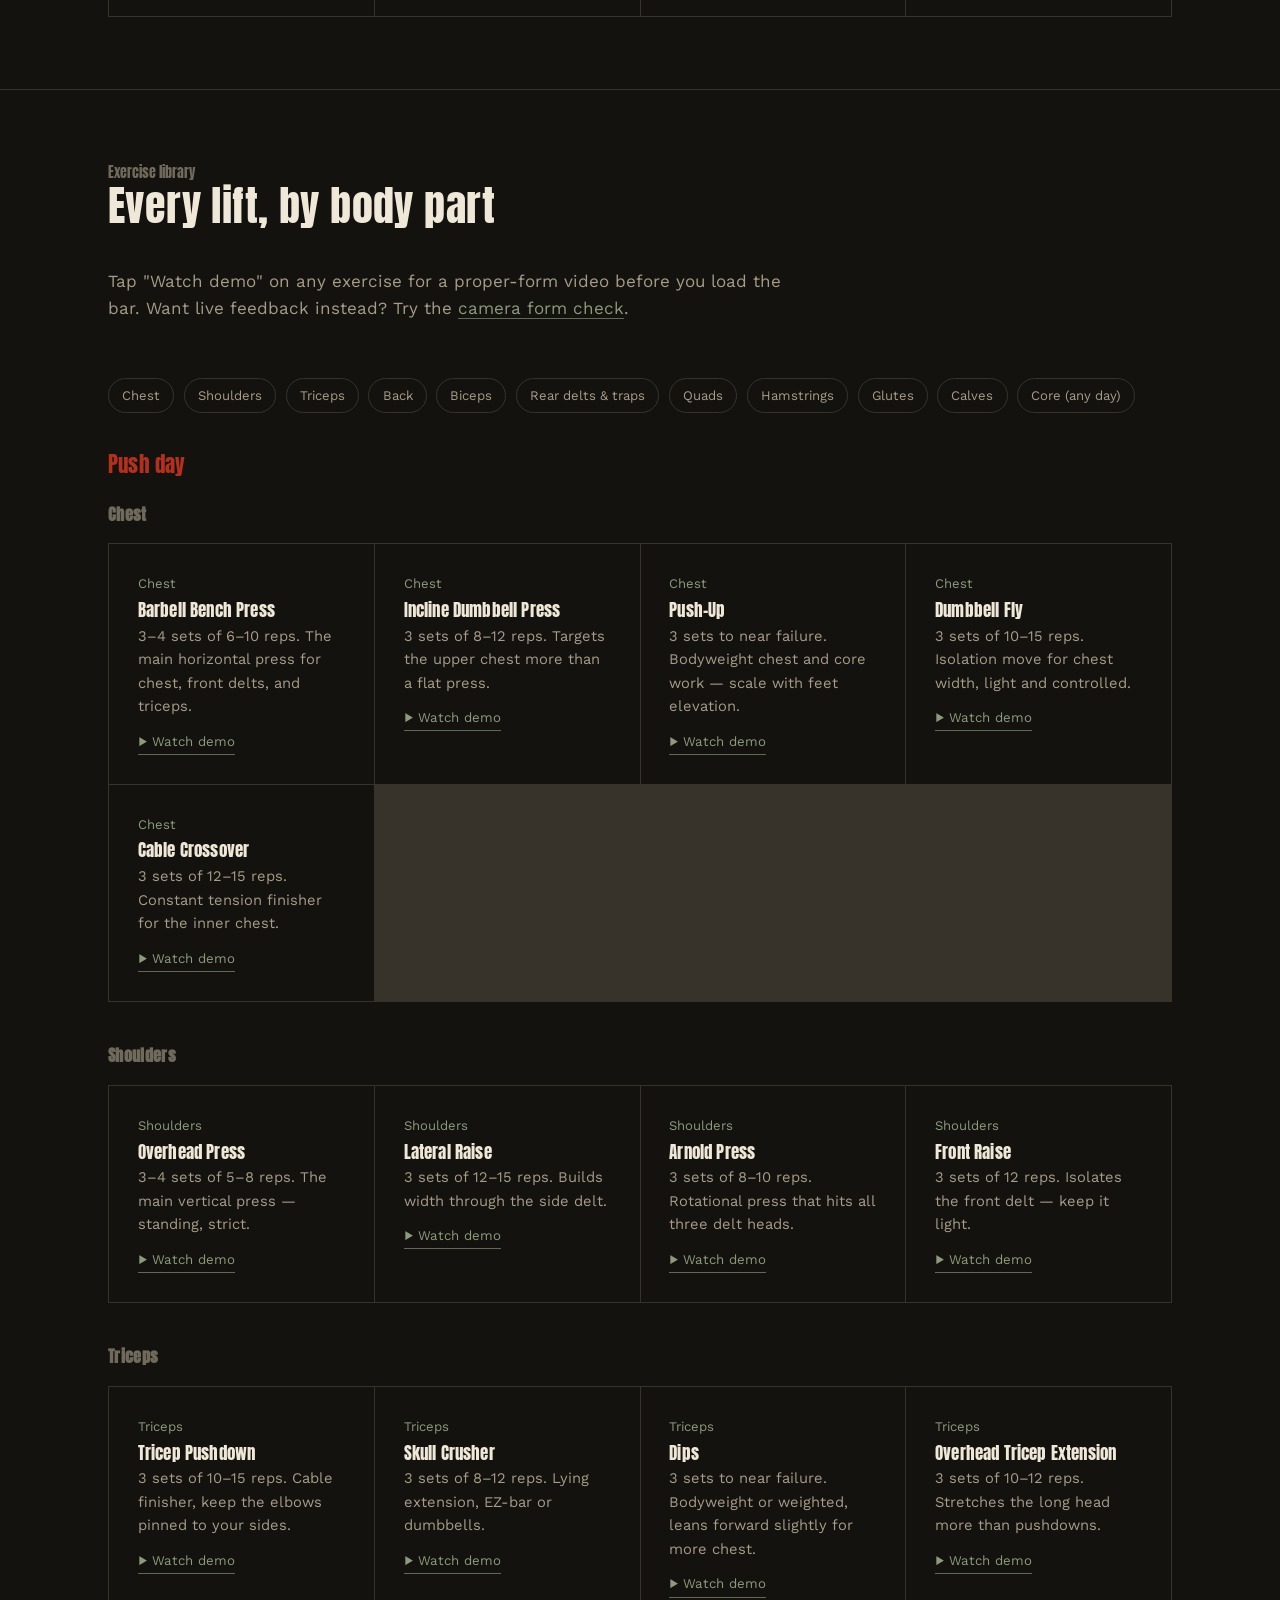
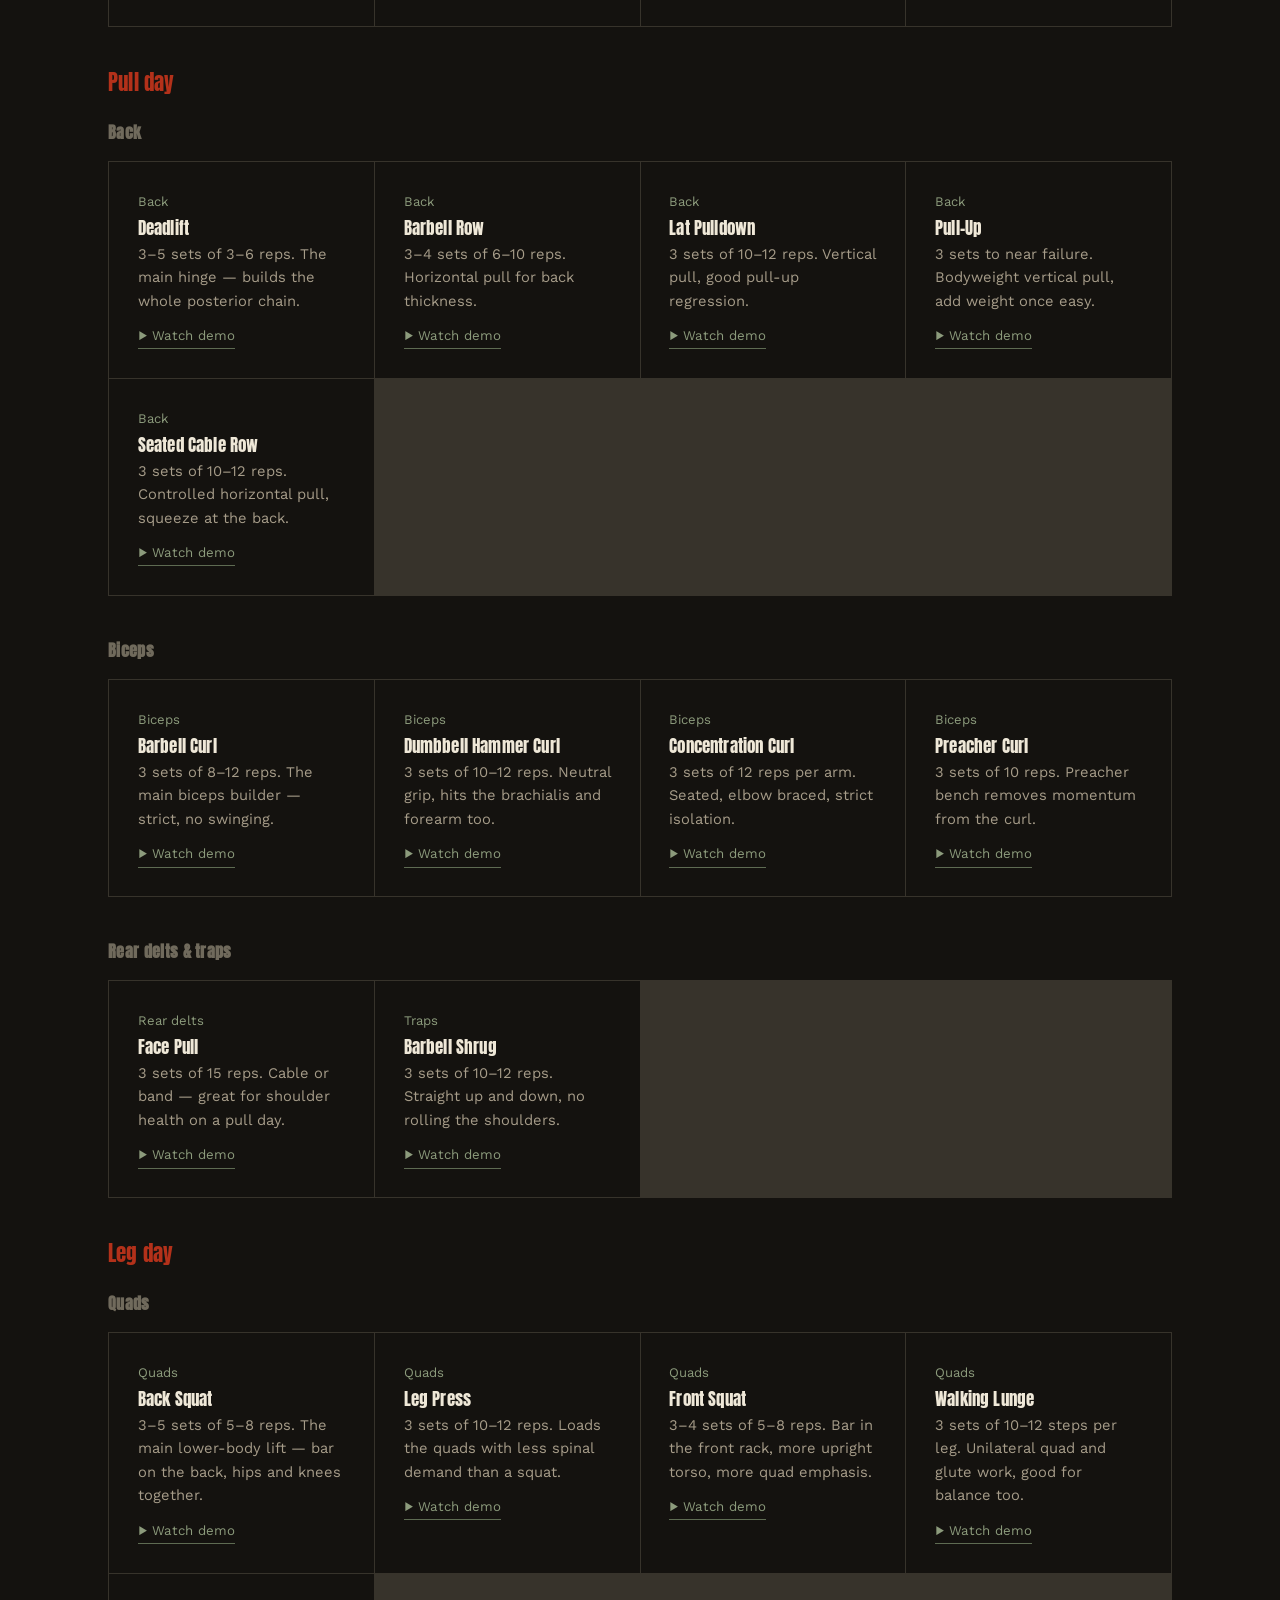
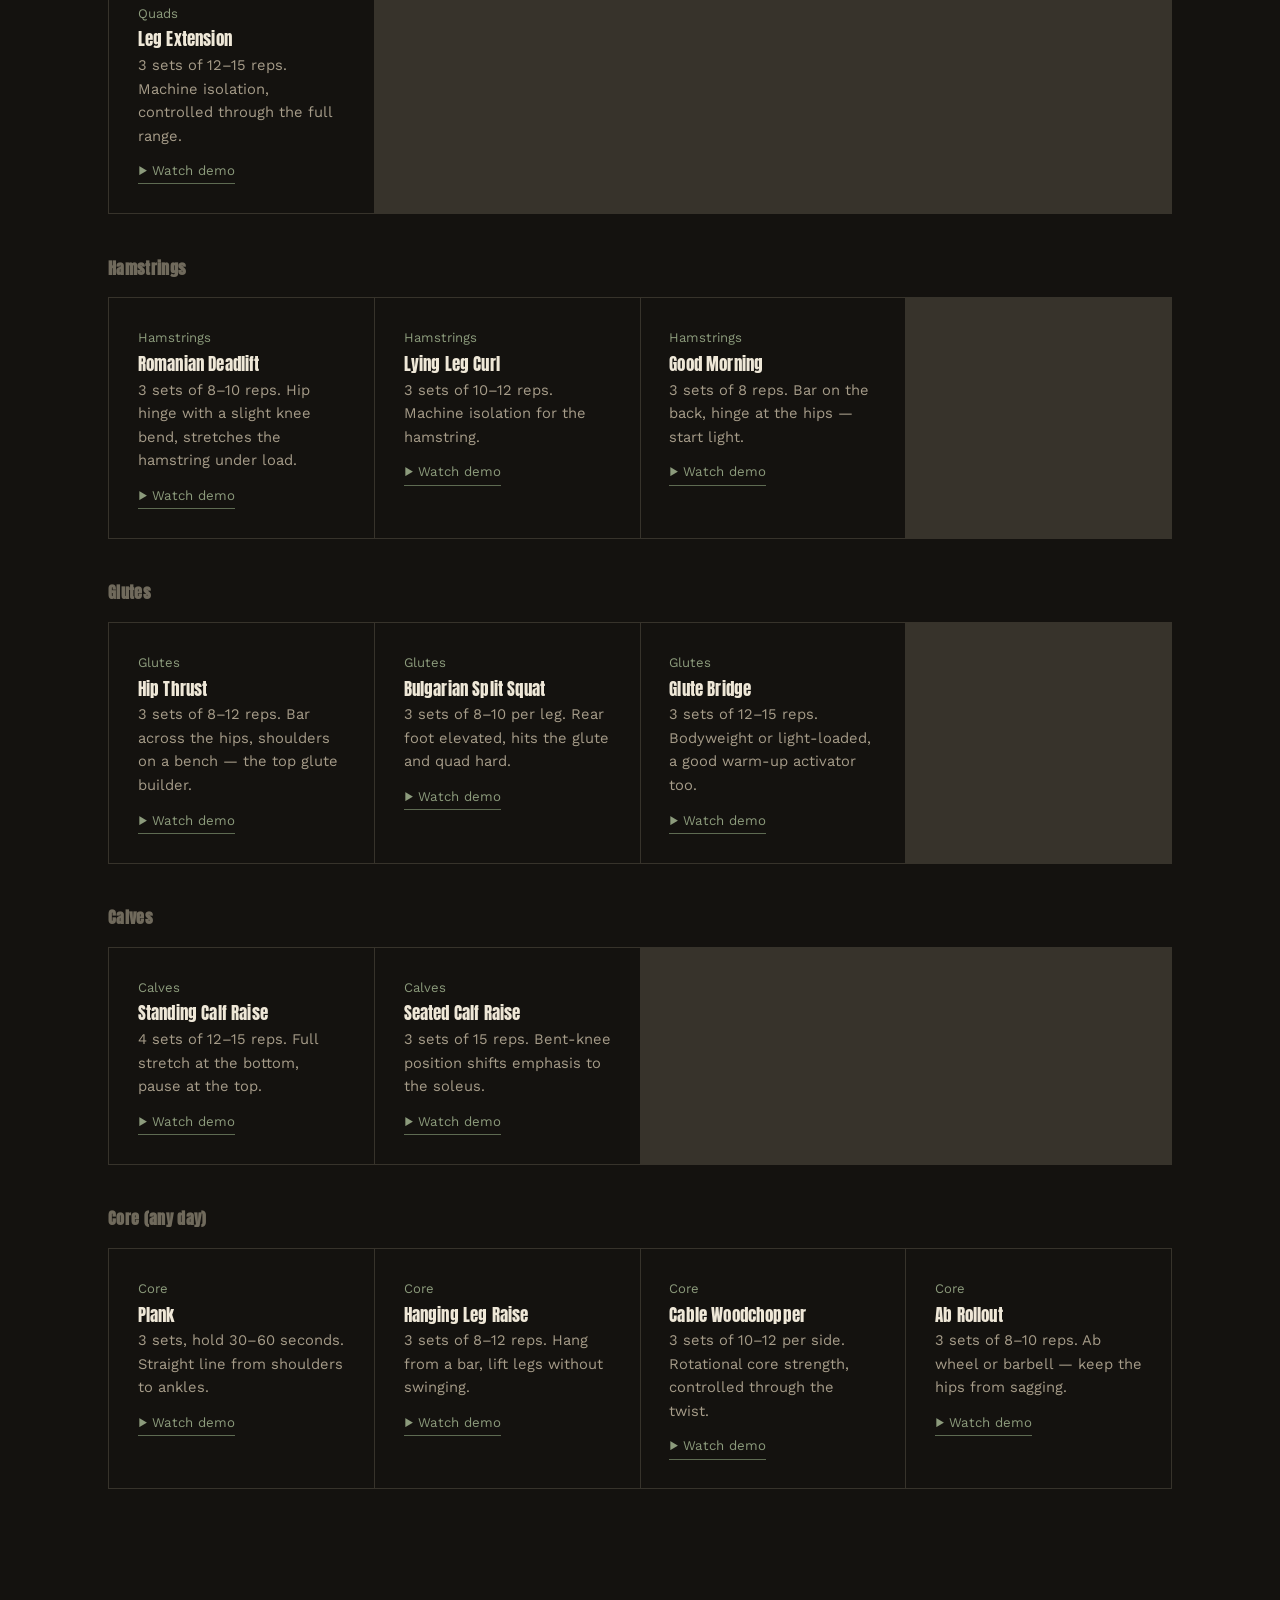
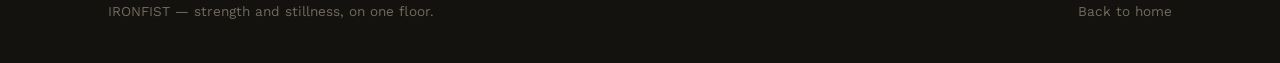
<file: gym.html>
<!DOCTYPE html>
<html lang="en">
<head>
<meta charset="UTF-8">
<meta name="viewport" content="width=device-width, initial-scale=1">
<title>Gym Programs — IRONFIST</title>
<meta name="description" content="IRONFIST gym programming: a six-day training split with strength, push, pull, and conditioning days, plus an exercise library with demo videos.">
<link rel="icon" href="data:,">
<link rel="preconnect" href="https://fonts.googleapis.com">
<link rel="preconnect" href="https://fonts.gstatic.com" crossorigin>
<link href="https://fonts.googleapis.com/css2?family=Anton&family=Work+Sans:wght@400;500;600;700&display=swap" rel="stylesheet">
<link rel="stylesheet" href="style.css">
<style>
  .jumplinks{ display:flex; flex-wrap:wrap; gap:0.6rem; margin-bottom:2.6rem; }
  .jumplinks a{
    font-size:0.82rem; color:var(--ink-dim); border:1px solid var(--line);
    padding:0.45em 1em; border-radius:20px; font-family:var(--body);
  }
  .bodypart-heading{
    font-family:var(--display); font-size:1rem; letter-spacing:0.02em;
    color:var(--ink-faint); margin:0 0 1rem; scroll-margin-top:90px;
  }
  .bodypart-block{ margin-bottom:2.6rem; }
  .bodypart-block:last-child{ margin-bottom:0; }
  .demo-link{
    display:inline-flex; align-items:center; gap:6px;
    margin-top:0.9em; font-size:0.83rem; color:var(--sage);
    border-bottom:1px solid var(--sage-dim); padding-bottom:2px;
  }
  .demo-link:hover{ color:var(--ink); border-color:var(--ink); }
  .jumplinks a:hover{ border-color:var(--iron); color:var(--ink); }
</style>
</head>
<body>


<header class="site-header">
  <div class="wrap">
    <a class="brand" href="index.html">IRON<span>FIST</span></a>
    <nav class="site-nav" id="site-nav">
      <a href="index.html">Home</a>
      <a href="gym.html" aria-current="page">Gym</a>
      <a href="yoga.html">Yoga</a>
      <a href="calculator.html">Calorie Calculator</a>
      <a href="timer.html">Workout Timer</a>
      <a href="form-check.html">Form Check</a>
    </nav>
    <button class="nav-toggle" id="nav-toggle" aria-label="Toggle menu" aria-expanded="false">☰</button>
  </div>
</header>


<section class="hero" style="padding-bottom:40px;">
  <div class="wrap" style="grid-template-columns:1fr;">
    <div>
      <div class="hero-kicker">Gym floor</div>
      <h1 class="hero-split"><span class="a">SIX DAYS.</span><br>ONE SPLIT.</h1>
      <p class="lede">A push/pull/legs split run twice a week, with a conditioning finisher on the back half. Swap accessories as needed — keep the main lifts.</p>
    </div>
  </div>
</section>

<section>
  <div class="wrap">
    <div class="section-head">
      <div>
        <div class="section-tag">Weekly split</div>
        <h2>Training week</h2>
      </div>
    </div>
    <div class="day-list">
      <div class="day-row"><span class="day">Mon</span><span class="focus">Push — bench, overhead press, triceps</span><span class="tag">Strength</span></div>
      <div class="day-row"><span class="day">Tue</span><span class="focus">Pull — deadlift, rows, biceps</span><span class="tag">Strength</span></div>
      <div class="day-row"><span class="day">Wed</span><span class="focus">Legs — squat, lunges, calves</span><span class="tag">Strength</span></div>
      <div class="day-row"><span class="day">Thu</span><span class="focus">Conditioning — intervals, sled, carries</span><span class="tag">Conditioning</span></div>
      <div class="day-row"><span class="day">Fri</span><span class="focus">Push — incline press, dips, shoulders</span><span class="tag">Strength</span></div>
      <div class="day-row"><span class="day">Sat</span><span class="focus">Pull — front squat, rows, core</span><span class="tag">Strength</span></div>
      <div class="day-row"><span class="day">Sun</span><span class="focus">Rest, or an easy yoga flow</span><span class="tag">Recovery</span></div>
    </div>
  </div>
</section>

<section>
  <div class="wrap">
    <div class="section-head">
      <div>
        <div class="section-tag">Programs by goal</div>
        <h2>Pick a focus</h2>
      </div>
    </div>
    <div class="card-grid">
      <div class="card">
        <span class="meta">Strength</span>
        <h3>Iron Base</h3>
        <p>Five main lifts, 4–6 reps, three working sets. Built to move your squat, bench, and deadlift over 12 weeks.</p>
      </div>
      <div class="card">
        <span class="meta">Hypertrophy</span>
        <h3>Volume Block</h3>
        <p>Higher rep ranges, more accessory work, shorter rests. For adding size once your base numbers are set.</p>
      </div>
      <div class="card">
        <span class="meta">Conditioning</span>
        <h3>Engine Room</h3>
        <p>Sled pushes, intervals, and carries twice a week to build a work capacity your lifts can draw on.</p>
      </div>
      <div class="card">
        <span class="meta">Mobility</span>
        <h3>Reset Session</h3>
        <p>A short joint-by-joint mobility routine to run before heavy sessions or on rest days.</p>
      </div>
    </div>
  </div>
</section>

<section>
  <div class="wrap">
    <div class="section-head">
      <div>
        <div class="section-tag">Exercise library</div>
        <h2>Every lift, by body part</h2>
      </div>
      <p>Tap "Watch demo" on any exercise for a proper-form video before you load the bar. Want live feedback instead? Try the <a href="form-check.html" style="color:var(--sage); border-bottom:1px solid var(--sage-dim);">camera form check</a>.</p>
    </div>

    <div class="jumplinks">
      <a href="#chest">Chest</a>
      <a href="#shoulders">Shoulders</a>
      <a href="#triceps">Triceps</a>
      <a href="#back">Back</a>
      <a href="#biceps">Biceps</a>
      <a href="#rear-delts-traps">Rear delts &amp; traps</a>
      <a href="#quads">Quads</a>
      <a href="#hamstrings">Hamstrings</a>
      <a href="#glutes">Glutes</a>
      <a href="#calves">Calves</a>
      <a href="#core">Core (any day)</a>
    </div>

    <h3 style="color:var(--iron); margin-bottom:1.6rem;">Push day</h3>

    <div class="bodypart-block">
      <h4 class="bodypart-heading" id="chest">Chest</h4>
      <div class="card-grid">
        <div class="card">
          <span class="meta">Chest</span>
          <h3>Barbell Bench Press</h3>
          <p>3–4 sets of 6–10 reps. The main horizontal press for chest, front delts, and triceps.</p>
          <a class="demo-link" href="https://www.youtube.com/results?search_query=barbell+bench+press+proper+form+tutorial" target="_blank" rel="noopener">▶ Watch demo</a>
        </div>
        <div class="card">
          <span class="meta">Chest</span>
          <h3>Incline Dumbbell Press</h3>
          <p>3 sets of 8–12 reps. Targets the upper chest more than a flat press.</p>
          <a class="demo-link" href="https://www.youtube.com/results?search_query=incline+dumbbell+press+proper+form+tutorial" target="_blank" rel="noopener">▶ Watch demo</a>
        </div>
        <div class="card">
          <span class="meta">Chest</span>
          <h3>Push-Up</h3>
          <p>3 sets to near failure. Bodyweight chest and core work — scale with feet elevation.</p>
          <a class="demo-link" href="https://www.youtube.com/results?search_query=push+up+proper+form+tutorial" target="_blank" rel="noopener">▶ Watch demo</a>
        </div>
        <div class="card">
          <span class="meta">Chest</span>
          <h3>Dumbbell Fly</h3>
          <p>3 sets of 10–15 reps. Isolation move for chest width, light and controlled.</p>
          <a class="demo-link" href="https://www.youtube.com/results?search_query=dumbbell+fly+proper+form+tutorial" target="_blank" rel="noopener">▶ Watch demo</a>
        </div>
        <div class="card">
          <span class="meta">Chest</span>
          <h3>Cable Crossover</h3>
          <p>3 sets of 12–15 reps. Constant tension finisher for the inner chest.</p>
          <a class="demo-link" href="https://www.youtube.com/results?search_query=cable+crossover+proper+form+tutorial" target="_blank" rel="noopener">▶ Watch demo</a>
        </div>
      </div>
    </div>

    <div class="bodypart-block">
      <h4 class="bodypart-heading" id="shoulders">Shoulders</h4>
      <div class="card-grid">
        <div class="card">
          <span class="meta">Shoulders</span>
          <h3>Overhead Press</h3>
          <p>3–4 sets of 5–8 reps. The main vertical press — standing, strict.</p>
          <a class="demo-link" href="https://www.youtube.com/results?search_query=overhead+press+proper+form+tutorial" target="_blank" rel="noopener">▶ Watch demo</a>
        </div>
        <div class="card">
          <span class="meta">Shoulders</span>
          <h3>Lateral Raise</h3>
          <p>3 sets of 12–15 reps. Builds width through the side delt.</p>
          <a class="demo-link" href="https://www.youtube.com/results?search_query=dumbbell+lateral+raise+proper+form+tutorial" target="_blank" rel="noopener">▶ Watch demo</a>
        </div>
        <div class="card">
          <span class="meta">Shoulders</span>
          <h3>Arnold Press</h3>
          <p>3 sets of 8–10 reps. Rotational press that hits all three delt heads.</p>
          <a class="demo-link" href="https://www.youtube.com/results?search_query=arnold+press+proper+form+tutorial" target="_blank" rel="noopener">▶ Watch demo</a>
        </div>
        <div class="card">
          <span class="meta">Shoulders</span>
          <h3>Front Raise</h3>
          <p>3 sets of 12 reps. Isolates the front delt — keep it light.</p>
          <a class="demo-link" href="https://www.youtube.com/results?search_query=front+raise+proper+form+tutorial" target="_blank" rel="noopener">▶ Watch demo</a>
        </div>
      </div>
    </div>

    <div class="bodypart-block">
      <h4 class="bodypart-heading" id="triceps">Triceps</h4>
      <div class="card-grid">
        <div class="card">
          <span class="meta">Triceps</span>
          <h3>Tricep Pushdown</h3>
          <p>3 sets of 10–15 reps. Cable finisher, keep the elbows pinned to your sides.</p>
          <a class="demo-link" href="https://www.youtube.com/results?search_query=tricep+pushdown+proper+form+tutorial" target="_blank" rel="noopener">▶ Watch demo</a>
        </div>
        <div class="card">
          <span class="meta">Triceps</span>
          <h3>Skull Crusher</h3>
          <p>3 sets of 8–12 reps. Lying extension, EZ-bar or dumbbells.</p>
          <a class="demo-link" href="https://www.youtube.com/results?search_query=skull+crusher+proper+form+tutorial" target="_blank" rel="noopener">▶ Watch demo</a>
        </div>
        <div class="card">
          <span class="meta">Triceps</span>
          <h3>Dips</h3>
          <p>3 sets to near failure. Bodyweight or weighted, leans forward slightly for more chest.</p>
          <a class="demo-link" href="https://www.youtube.com/results?search_query=tricep+dips+proper+form+tutorial" target="_blank" rel="noopener">▶ Watch demo</a>
        </div>
        <div class="card">
          <span class="meta">Triceps</span>
          <h3>Overhead Tricep Extension</h3>
          <p>3 sets of 10–12 reps. Stretches the long head more than pushdowns.</p>
          <a class="demo-link" href="https://www.youtube.com/results?search_query=overhead+tricep+extension+proper+form+tutorial" target="_blank" rel="noopener">▶ Watch demo</a>
        </div>
      </div>
    </div>

    <h3 style="color:var(--iron); margin:2.8rem 0 1.6rem;">Pull day</h3>

    <div class="bodypart-block">
      <h4 class="bodypart-heading" id="back">Back</h4>
      <div class="card-grid">
        <div class="card">
          <span class="meta">Back</span>
          <h3>Deadlift</h3>
          <p>3–5 sets of 3–6 reps. The main hinge — builds the whole posterior chain.</p>
          <a class="demo-link" href="https://www.youtube.com/results?search_query=barbell+deadlift+proper+form+tutorial" target="_blank" rel="noopener">▶ Watch demo</a>
        </div>
        <div class="card">
          <span class="meta">Back</span>
          <h3>Barbell Row</h3>
          <p>3–4 sets of 6–10 reps. Horizontal pull for back thickness.</p>
          <a class="demo-link" href="https://www.youtube.com/results?search_query=barbell+row+proper+form+tutorial" target="_blank" rel="noopener">▶ Watch demo</a>
        </div>
        <div class="card">
          <span class="meta">Back</span>
          <h3>Lat Pulldown</h3>
          <p>3 sets of 10–12 reps. Vertical pull, good pull-up regression.</p>
          <a class="demo-link" href="https://www.youtube.com/results?search_query=lat+pulldown+proper+form+tutorial" target="_blank" rel="noopener">▶ Watch demo</a>
        </div>
        <div class="card">
          <span class="meta">Back</span>
          <h3>Pull-Up</h3>
          <p>3 sets to near failure. Bodyweight vertical pull, add weight once easy.</p>
          <a class="demo-link" href="https://www.youtube.com/results?search_query=pull+up+proper+form+tutorial" target="_blank" rel="noopener">▶ Watch demo</a>
        </div>
        <div class="card">
          <span class="meta">Back</span>
          <h3>Seated Cable Row</h3>
          <p>3 sets of 10–12 reps. Controlled horizontal pull, squeeze at the back.</p>
          <a class="demo-link" href="https://www.youtube.com/results?search_query=seated+cable+row+proper+form+tutorial" target="_blank" rel="noopener">▶ Watch demo</a>
        </div>
      </div>
    </div>

    <div class="bodypart-block">
      <h4 class="bodypart-heading" id="biceps">Biceps</h4>
      <div class="card-grid">
        <div class="card">
          <span class="meta">Biceps</span>
          <h3>Barbell Curl</h3>
          <p>3 sets of 8–12 reps. The main biceps builder — strict, no swinging.</p>
          <a class="demo-link" href="https://www.youtube.com/results?search_query=barbell+curl+proper+form+tutorial" target="_blank" rel="noopener">▶ Watch demo</a>
        </div>
        <div class="card">
          <span class="meta">Biceps</span>
          <h3>Dumbbell Hammer Curl</h3>
          <p>3 sets of 10–12 reps. Neutral grip, hits the brachialis and forearm too.</p>
          <a class="demo-link" href="https://www.youtube.com/results?search_query=hammer+curl+proper+form+tutorial" target="_blank" rel="noopener">▶ Watch demo</a>
        </div>
        <div class="card">
          <span class="meta">Biceps</span>
          <h3>Concentration Curl</h3>
          <p>3 sets of 12 reps per arm. Seated, elbow braced, strict isolation.</p>
          <a class="demo-link" href="https://www.youtube.com/results?search_query=concentration+curl+proper+form+tutorial" target="_blank" rel="noopener">▶ Watch demo</a>
        </div>
        <div class="card">
          <span class="meta">Biceps</span>
          <h3>Preacher Curl</h3>
          <p>3 sets of 10 reps. Preacher bench removes momentum from the curl.</p>
          <a class="demo-link" href="https://www.youtube.com/results?search_query=preacher+curl+proper+form+tutorial" target="_blank" rel="noopener">▶ Watch demo</a>
        </div>
      </div>
    </div>

    <div class="bodypart-block">
      <h4 class="bodypart-heading" id="rear-delts-traps">Rear delts &amp; traps</h4>
      <div class="card-grid">
        <div class="card">
          <span class="meta">Rear delts</span>
          <h3>Face Pull</h3>
          <p>3 sets of 15 reps. Cable or band — great for shoulder health on a pull day.</p>
          <a class="demo-link" href="https://www.youtube.com/results?search_query=face+pull+proper+form+tutorial" target="_blank" rel="noopener">▶ Watch demo</a>
        </div>
        <div class="card">
          <span class="meta">Traps</span>
          <h3>Barbell Shrug</h3>
          <p>3 sets of 10–12 reps. Straight up and down, no rolling the shoulders.</p>
          <a class="demo-link" href="https://www.youtube.com/results?search_query=barbell+shrug+proper+form+tutorial" target="_blank" rel="noopener">▶ Watch demo</a>
        </div>
      </div>
    </div>

    <h3 style="color:var(--iron); margin:2.8rem 0 1.6rem;">Leg day</h3>

    <div class="bodypart-block">
      <h4 class="bodypart-heading" id="quads">Quads</h4>
      <div class="card-grid">
        <div class="card">
          <span class="meta">Quads</span>
          <h3>Back Squat</h3>
          <p>3–5 sets of 5–8 reps. The main lower-body lift — bar on the back, hips and knees together.</p>
          <a class="demo-link" href="https://www.youtube.com/results?search_query=barbell+back+squat+proper+form+tutorial" target="_blank" rel="noopener">▶ Watch demo</a>
        </div>
        <div class="card">
          <span class="meta">Quads</span>
          <h3>Leg Press</h3>
          <p>3 sets of 10–12 reps. Loads the quads with less spinal demand than a squat.</p>
          <a class="demo-link" href="https://www.youtube.com/results?search_query=leg+press+proper+form+tutorial" target="_blank" rel="noopener">▶ Watch demo</a>
        </div>
        <div class="card">
          <span class="meta">Quads</span>
          <h3>Front Squat</h3>
          <p>3–4 sets of 5–8 reps. Bar in the front rack, more upright torso, more quad emphasis.</p>
          <a class="demo-link" href="https://www.youtube.com/results?search_query=front+squat+proper+form+tutorial" target="_blank" rel="noopener">▶ Watch demo</a>
        </div>
        <div class="card">
          <span class="meta">Quads</span>
          <h3>Walking Lunge</h3>
          <p>3 sets of 10–12 steps per leg. Unilateral quad and glute work, good for balance too.</p>
          <a class="demo-link" href="https://www.youtube.com/results?search_query=walking+lunge+proper+form+tutorial" target="_blank" rel="noopener">▶ Watch demo</a>
        </div>
        <div class="card">
          <span class="meta">Quads</span>
          <h3>Leg Extension</h3>
          <p>3 sets of 12–15 reps. Machine isolation, controlled through the full range.</p>
          <a class="demo-link" href="https://www.youtube.com/results?search_query=leg+extension+proper+form+tutorial" target="_blank" rel="noopener">▶ Watch demo</a>
        </div>
      </div>
    </div>

    <div class="bodypart-block">
      <h4 class="bodypart-heading" id="hamstrings">Hamstrings</h4>
      <div class="card-grid">
        <div class="card">
          <span class="meta">Hamstrings</span>
          <h3>Romanian Deadlift</h3>
          <p>3 sets of 8–10 reps. Hip hinge with a slight knee bend, stretches the hamstring under load.</p>
          <a class="demo-link" href="https://www.youtube.com/results?search_query=romanian+deadlift+proper+form+tutorial" target="_blank" rel="noopener">▶ Watch demo</a>
        </div>
        <div class="card">
          <span class="meta">Hamstrings</span>
          <h3>Lying Leg Curl</h3>
          <p>3 sets of 10–12 reps. Machine isolation for the hamstring.</p>
          <a class="demo-link" href="https://www.youtube.com/results?search_query=lying+leg+curl+proper+form+tutorial" target="_blank" rel="noopener">▶ Watch demo</a>
        </div>
        <div class="card">
          <span class="meta">Hamstrings</span>
          <h3>Good Morning</h3>
          <p>3 sets of 8 reps. Bar on the back, hinge at the hips — start light.</p>
          <a class="demo-link" href="https://www.youtube.com/results?search_query=good+morning+exercise+proper+form+tutorial" target="_blank" rel="noopener">▶ Watch demo</a>
        </div>
      </div>
    </div>

    <div class="bodypart-block">
      <h4 class="bodypart-heading" id="glutes">Glutes</h4>
      <div class="card-grid">
        <div class="card">
          <span class="meta">Glutes</span>
          <h3>Hip Thrust</h3>
          <p>3 sets of 8–12 reps. Bar across the hips, shoulders on a bench — the top glute builder.</p>
          <a class="demo-link" href="https://www.youtube.com/results?search_query=barbell+hip+thrust+proper+form+tutorial" target="_blank" rel="noopener">▶ Watch demo</a>
        </div>
        <div class="card">
          <span class="meta">Glutes</span>
          <h3>Bulgarian Split Squat</h3>
          <p>3 sets of 8–10 per leg. Rear foot elevated, hits the glute and quad hard.</p>
          <a class="demo-link" href="https://www.youtube.com/results?search_query=bulgarian+split+squat+proper+form+tutorial" target="_blank" rel="noopener">▶ Watch demo</a>
        </div>
        <div class="card">
          <span class="meta">Glutes</span>
          <h3>Glute Bridge</h3>
          <p>3 sets of 12–15 reps. Bodyweight or light-loaded, a good warm-up activator too.</p>
          <a class="demo-link" href="https://www.youtube.com/results?search_query=glute+bridge+proper+form+tutorial" target="_blank" rel="noopener">▶ Watch demo</a>
        </div>
      </div>
    </div>

    <div class="bodypart-block">
      <h4 class="bodypart-heading" id="calves">Calves</h4>
      <div class="card-grid">
        <div class="card">
          <span class="meta">Calves</span>
          <h3>Standing Calf Raise</h3>
          <p>4 sets of 12–15 reps. Full stretch at the bottom, pause at the top.</p>
          <a class="demo-link" href="https://www.youtube.com/results?search_query=standing+calf+raise+proper+form+tutorial" target="_blank" rel="noopener">▶ Watch demo</a>
        </div>
        <div class="card">
          <span class="meta">Calves</span>
          <h3>Seated Calf Raise</h3>
          <p>3 sets of 15 reps. Bent-knee position shifts emphasis to the soleus.</p>
          <a class="demo-link" href="https://www.youtube.com/results?search_query=seated+calf+raise+proper+form+tutorial" target="_blank" rel="noopener">▶ Watch demo</a>
        </div>
      </div>
    </div>

    <div class="bodypart-block">
      <h4 class="bodypart-heading" id="core">Core (any day)</h4>
      <div class="card-grid">
        <div class="card">
          <span class="meta">Core</span>
          <h3>Plank</h3>
          <p>3 sets, hold 30–60 seconds. Straight line from shoulders to ankles.</p>
          <a class="demo-link" href="https://www.youtube.com/results?search_query=plank+proper+form+tutorial" target="_blank" rel="noopener">▶ Watch demo</a>
        </div>
        <div class="card">
          <span class="meta">Core</span>
          <h3>Hanging Leg Raise</h3>
          <p>3 sets of 8–12 reps. Hang from a bar, lift legs without swinging.</p>
          <a class="demo-link" href="https://www.youtube.com/results?search_query=hanging+leg+raise+proper+form+tutorial" target="_blank" rel="noopener">▶ Watch demo</a>
        </div>
        <div class="card">
          <span class="meta">Core</span>
          <h3>Cable Woodchopper</h3>
          <p>3 sets of 10–12 per side. Rotational core strength, controlled through the twist.</p>
          <a class="demo-link" href="https://www.youtube.com/results?search_query=cable+woodchopper+proper+form+tutorial" target="_blank" rel="noopener">▶ Watch demo</a>
        </div>
        <div class="card">
          <span class="meta">Core</span>
          <h3>Ab Rollout</h3>
          <p>3 sets of 8–10 reps. Ab wheel or barbell — keep the hips from sagging.</p>
          <a class="demo-link" href="https://www.youtube.com/results?search_query=ab+wheel+rollout+proper+form+tutorial" target="_blank" rel="noopener">▶ Watch demo</a>
        </div>
      </div>
    </div>

  </div>
</section>


<footer>
  <div class="wrap">
    <div>IRONFIST — strength and stillness, on one floor.</div>
    <div><a href="index.html">Back to home</a></div>
  </div>
</footer>

<script src="script.js"></script>
</body>
</html>
</file>
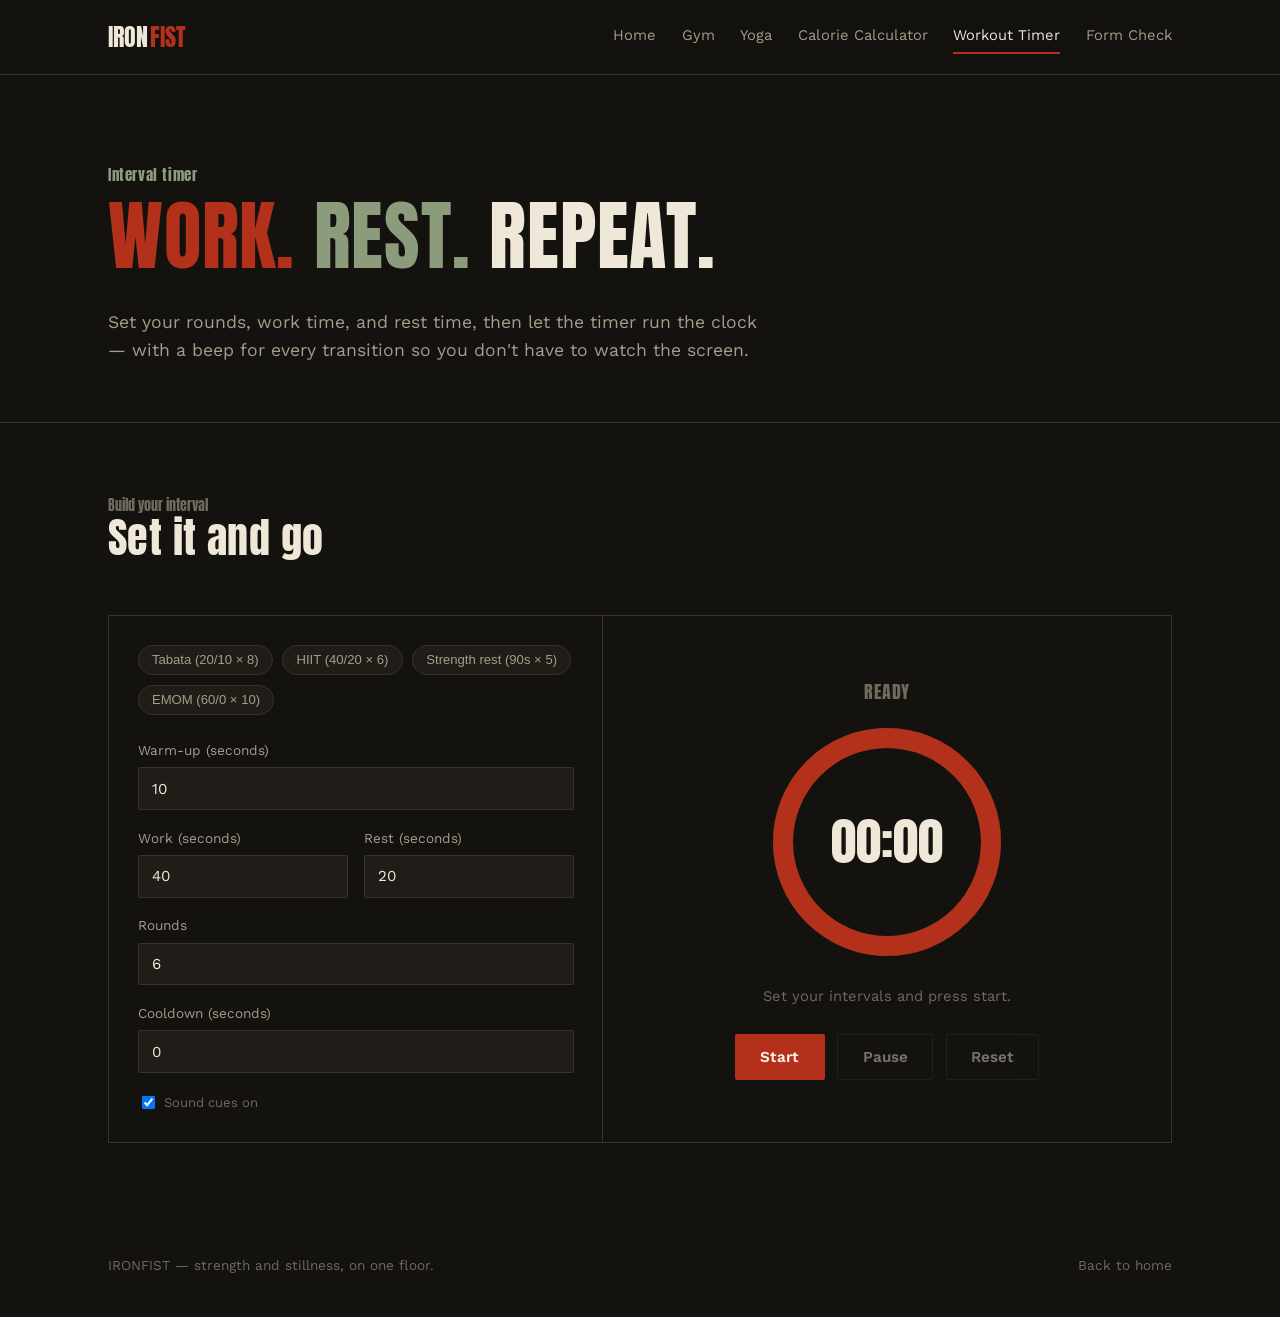
<file: timer.html>
<!DOCTYPE html>
<html lang="en">
<head>
<meta charset="UTF-8">
<meta name="viewport" content="width=device-width, initial-scale=1">
<title>Workout Timer — IRONFIST</title>
<meta name="description" content="A live interval workout timer for strength circuits and HIIT — set your rounds, work and rest, and go.">
<link rel="icon" href="data:,">
<link rel="preconnect" href="https://fonts.googleapis.com">
<link rel="preconnect" href="https://fonts.gstatic.com" crossorigin>
<link href="https://fonts.googleapis.com/css2?family=Anton&family=Work+Sans:wght@400;500;600;700&display=swap" rel="stylesheet">
<link rel="stylesheet" href="style.css">
<style>
  /* Scoped to this page only — extends the shared design system for the interval timer */
  .tm-grid{
    display:grid; grid-template-columns:1fr 1.15fr; gap:1px;
    background:var(--line); border:1px solid var(--line);
  }
  @media (max-width:860px){ .tm-grid{ grid-template-columns:1fr; } }

  .tm-setup{ background:var(--bg); padding:1.8rem; }
  .tm-setup .field{ margin-bottom:1.1rem; }
  .tm-setup .field-row{ display:grid; grid-template-columns:1fr 1fr; gap:1rem; }
  .tm-presets{ display:flex; gap:0.6rem; flex-wrap:wrap; margin-bottom:1.6rem; }
  .tm-preset-btn{
    background:var(--panel); border:1px solid var(--line); color:var(--ink-dim);
    padding:0.5em 1em; font-size:0.82rem; border-radius:20px; cursor:pointer;
  }
  .tm-preset-btn:hover{ border-color:var(--sage); color:var(--ink); }
  .tm-preset-btn.active{ border-color:var(--iron); color:var(--ink); background:rgba(179,49,26,0.12); }

  .tm-stage{
    background:var(--bg); padding:2rem; display:flex; flex-direction:column;
    align-items:center; justify-content:center; text-align:center;
  }
  .tm-phase{
    font-family:var(--display); font-size:1.1rem; letter-spacing:0.04em;
    color:var(--ink-faint); margin-bottom:0.6rem; text-transform:uppercase;
  }
  .tm-phase.work{ color:var(--iron); }
  .tm-phase.rest{ color:var(--sage); }
  .tm-phase.warmup, .tm-phase.cooldown{ color:#D8A23B; }
  .tm-phase.done{ color:var(--sage); }

  .tm-ring-wrap{ position:relative; width:240px; height:240px; margin:0.4rem 0 1.4rem; }
  .tm-ring-wrap svg{ width:100%; height:100%; transform:rotate(-90deg); }
  .tm-ring-bg{ fill:none; stroke:var(--line); stroke-width:10; }
  .tm-ring-fg{ fill:none; stroke:var(--iron); stroke-width:10; stroke-linecap:round; transition:stroke-dashoffset 0.25s linear, stroke 0.25s linear; }
  .tm-ring-fg.rest{ stroke:var(--sage); }
  .tm-ring-fg.warmup, .tm-ring-fg.cooldown{ stroke:#D8A23B; }
  .tm-time{
    position:absolute; inset:0; display:flex; align-items:center; justify-content:center;
    font-family:var(--display); font-size:3.2rem; color:var(--ink);
  }
  .tm-round{ color:var(--ink-faint); font-size:0.92rem; margin-bottom:1.6rem; }
  .tm-round b{ color:var(--ink); }

  .tm-controls{ display:flex; gap:0.8rem; }
  .tm-sound-toggle{
    margin-top:1.2rem; display:flex; align-items:center; gap:0.5em;
    font-size:0.82rem; color:var(--ink-faint); cursor:pointer;
  }
</style>
</head>
<body>

<header class="site-header">
  <div class="wrap">
    <a class="brand" href="index.html">IRON<span>FIST</span></a>
    <nav class="site-nav" id="site-nav">
      <a href="index.html">Home</a>
      <a href="gym.html">Gym</a>
      <a href="yoga.html">Yoga</a>
      <a href="calculator.html">Calorie Calculator</a>
      <a href="timer.html" aria-current="page">Workout Timer</a>
      <a href="form-check.html">Form Check</a>
    </nav>
    <button class="nav-toggle" id="nav-toggle" aria-label="Toggle menu" aria-expanded="false">☰</button>
  </div>
</header>

<section class="hero" style="padding-bottom:40px;">
  <div class="wrap" style="grid-template-columns:1fr;">
    <div>
      <div class="hero-kicker">Interval timer</div>
      <h1 class="hero-split"><span class="a">WORK.</span> <span class="b">REST.</span> REPEAT.</h1>
      <p class="lede">Set your rounds, work time, and rest time, then let the timer run the clock — with a beep for every transition so you don't have to watch the screen.</p>
    </div>
  </div>
</section>

<section>
  <div class="wrap">
    <div class="section-head">
      <div>
        <div class="section-tag">Build your interval</div>
        <h2>Set it and go</h2>
      </div>
    </div>

    <div class="tm-grid">
      <div class="tm-setup">
        <div class="tm-presets" id="tm-presets">
          <button class="tm-preset-btn" data-preset="tabata" type="button">Tabata (20/10 × 8)</button>
          <button class="tm-preset-btn" data-preset="hiit" type="button">HIIT (40/20 × 6)</button>
          <button class="tm-preset-btn" data-preset="strength" type="button">Strength rest (90s × 5)</button>
          <button class="tm-preset-btn" data-preset="emom" type="button">EMOM (60/0 × 10)</button>
        </div>

        <div class="field">
          <label for="tm-warmup">Warm-up (seconds)</label>
          <input type="number" id="tm-warmup" min="0" max="600" value="10">
        </div>
        <div class="field-row">
          <div class="field">
            <label for="tm-work">Work (seconds)</label>
            <input type="number" id="tm-work" min="1" max="1800" value="40">
          </div>
          <div class="field">
            <label for="tm-rest">Rest (seconds)</label>
            <input type="number" id="tm-rest" min="0" max="1800" value="20">
          </div>
        </div>
        <div class="field">
          <label for="tm-rounds">Rounds</label>
          <input type="number" id="tm-rounds" min="1" max="50" value="6">
        </div>
        <div class="field">
          <label for="tm-cooldown">Cooldown (seconds)</label>
          <input type="number" id="tm-cooldown" min="0" max="600" value="0">
        </div>

        <label class="tm-sound-toggle">
          <input type="checkbox" id="tm-sound" checked>
          <span>Sound cues on</span>
        </label>
      </div>

      <div class="tm-stage">
        <div class="tm-phase" id="tm-phase-label">Ready</div>
        <div class="tm-ring-wrap">
          <svg viewBox="0 0 120 120">
            <circle class="tm-ring-bg" cx="60" cy="60" r="52"></circle>
            <circle class="tm-ring-fg" id="tm-ring-fg" cx="60" cy="60" r="52"
                    stroke-dasharray="326.7" stroke-dashoffset="0"></circle>
          </svg>
          <div class="tm-time" id="tm-time">00:00</div>
        </div>
        <div class="tm-round" id="tm-round">Set your intervals and press start.</div>
        <div class="tm-controls">
          <button id="tm-start" class="btn btn-iron" type="button">Start</button>
          <button id="tm-pause" class="btn btn-outline" type="button" disabled>Pause</button>
          <button id="tm-reset" class="btn btn-outline" type="button" disabled>Reset</button>
        </div>
      </div>
    </div>
  </div>
</section>

<footer>
  <div class="wrap">
    <div>IRONFIST — strength and stillness, on one floor.</div>
    <div><a href="index.html">Back to home</a></div>
  </div>
</footer>

<script src="script.js"></script>
<script src="timer.js"></script>
</body>
</html>
</file>
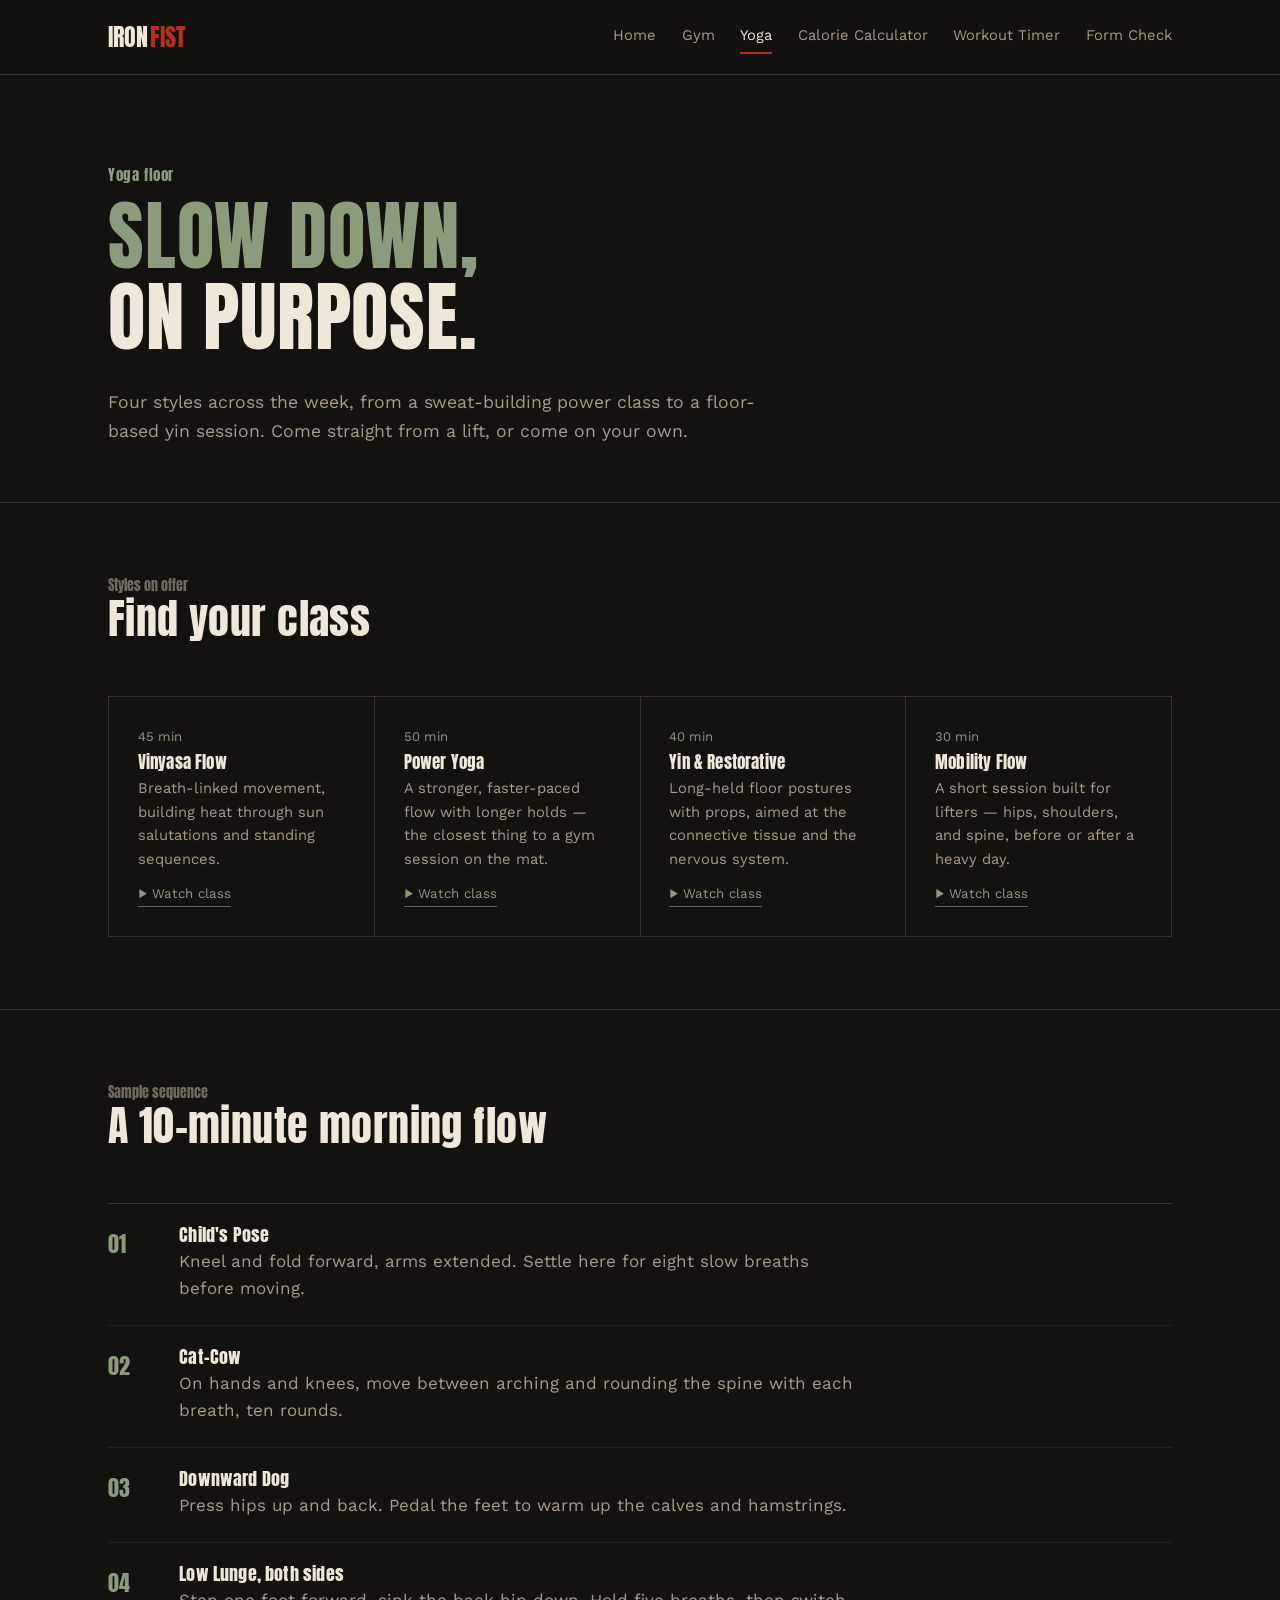
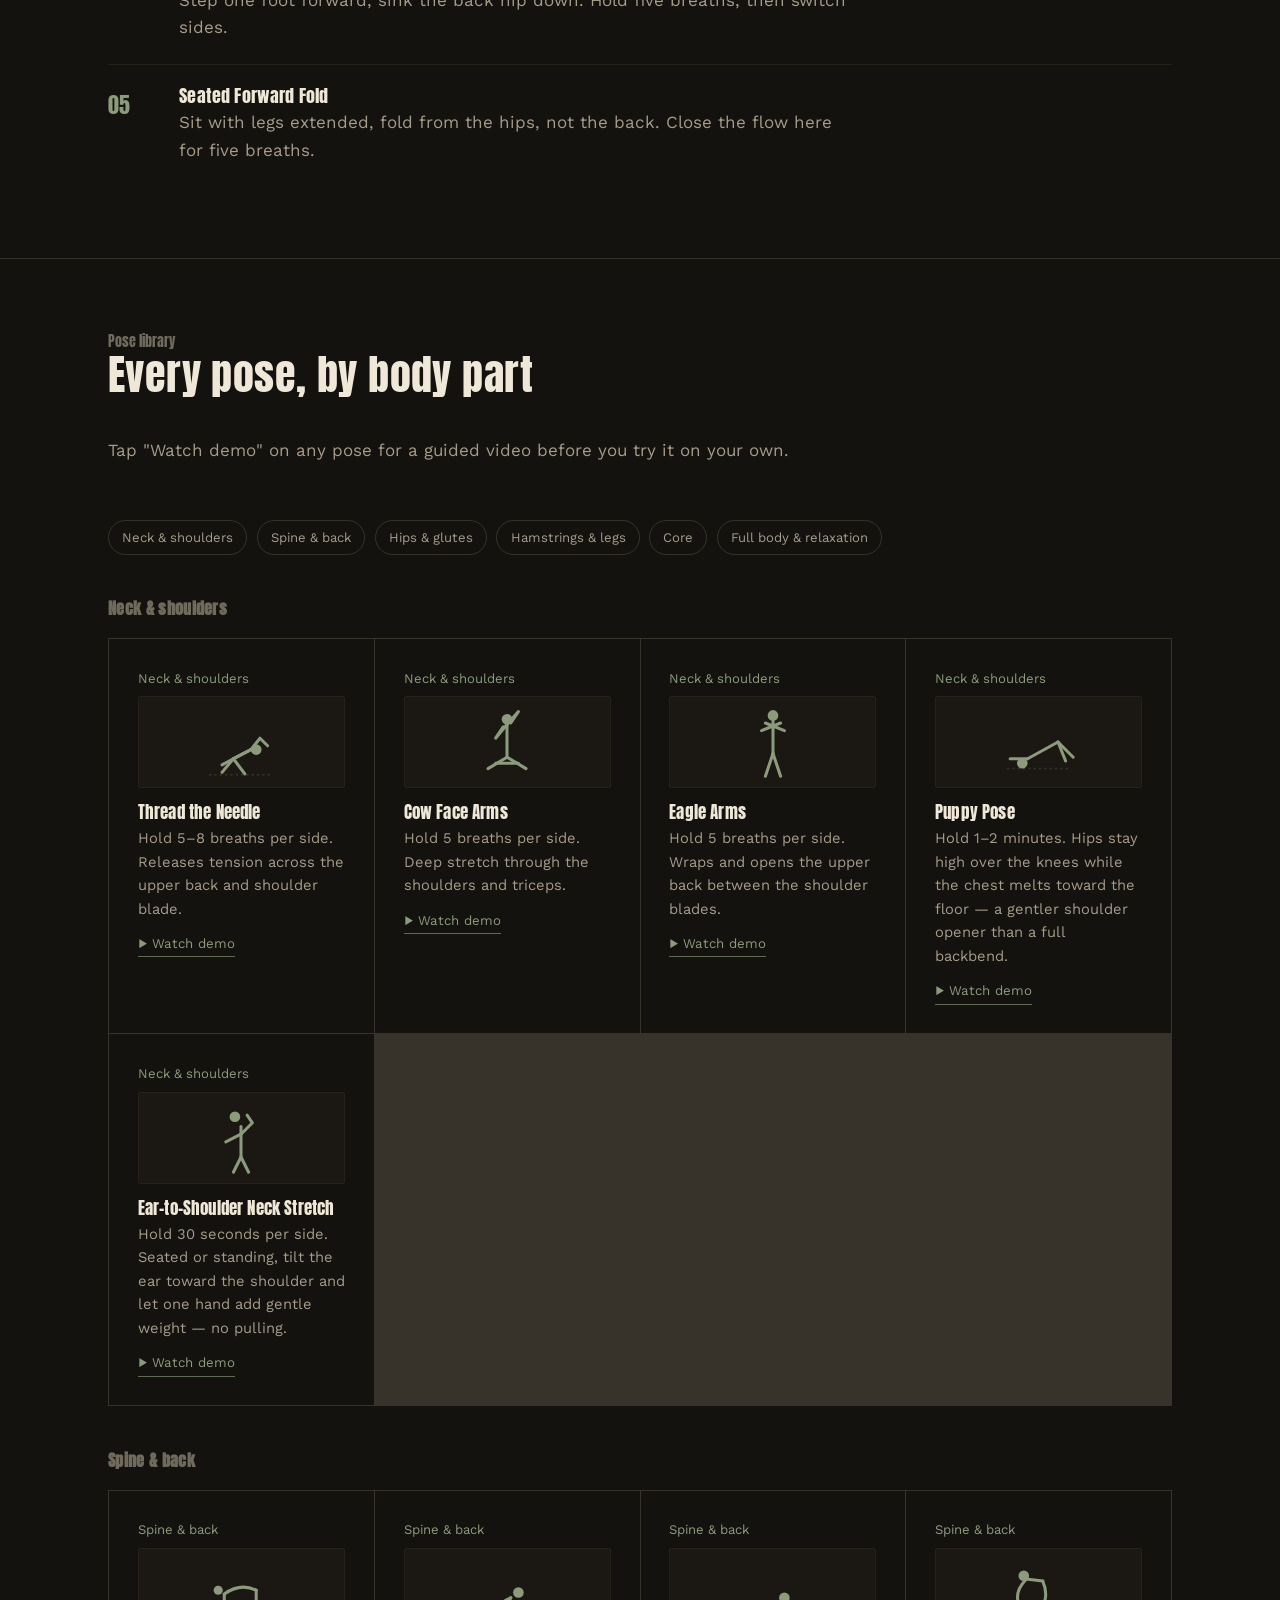
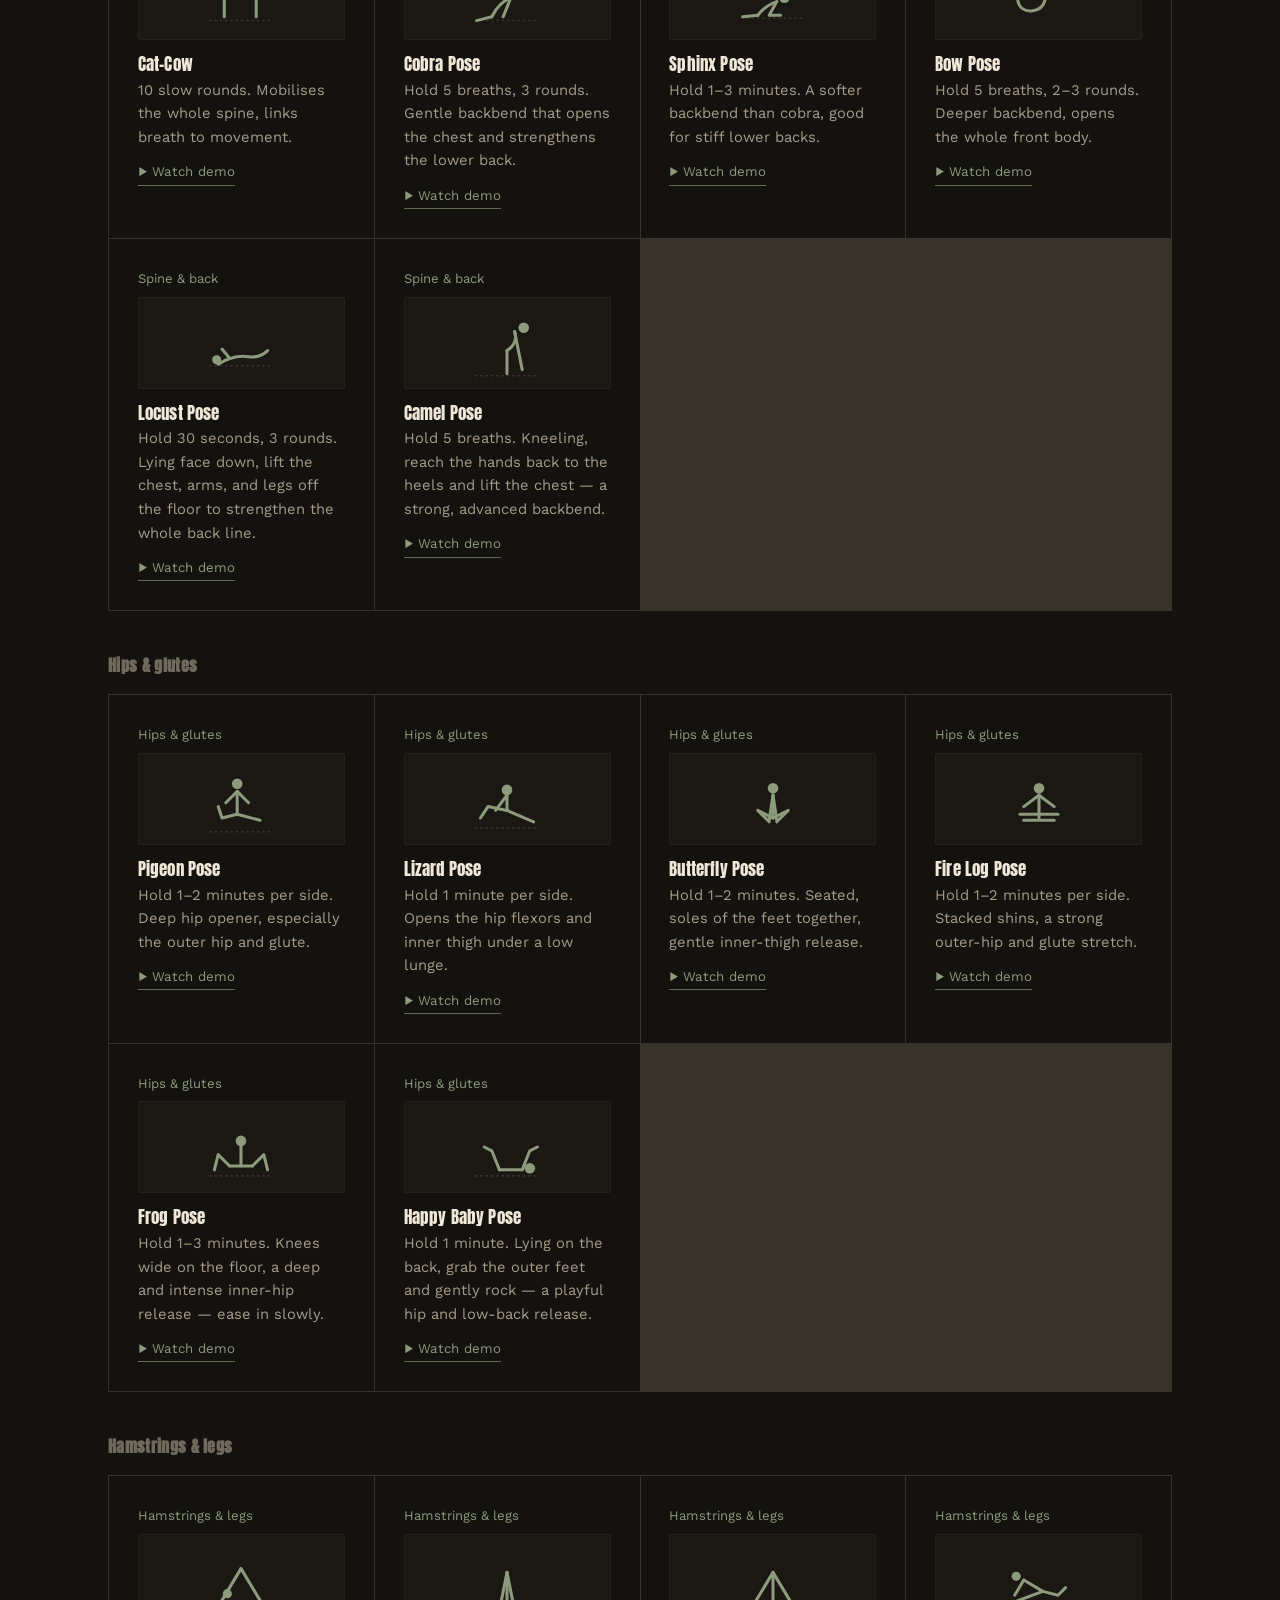
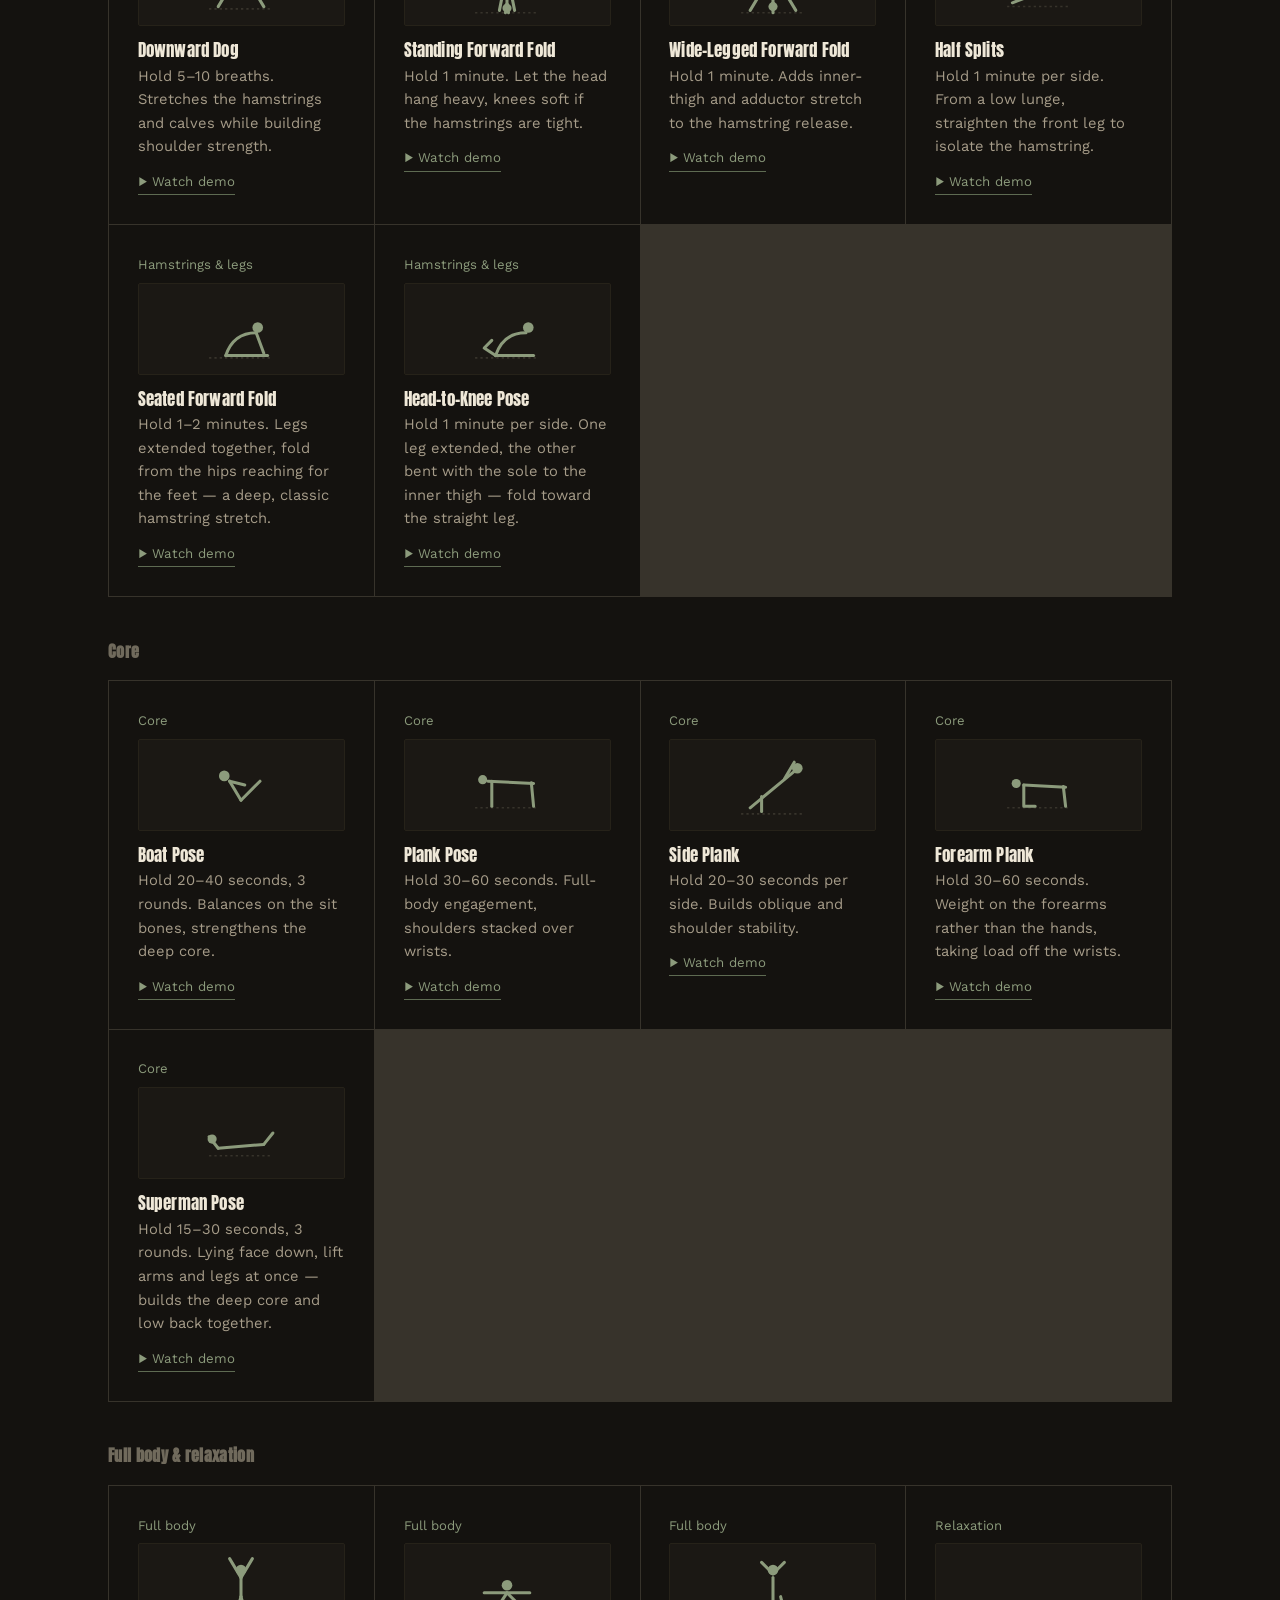
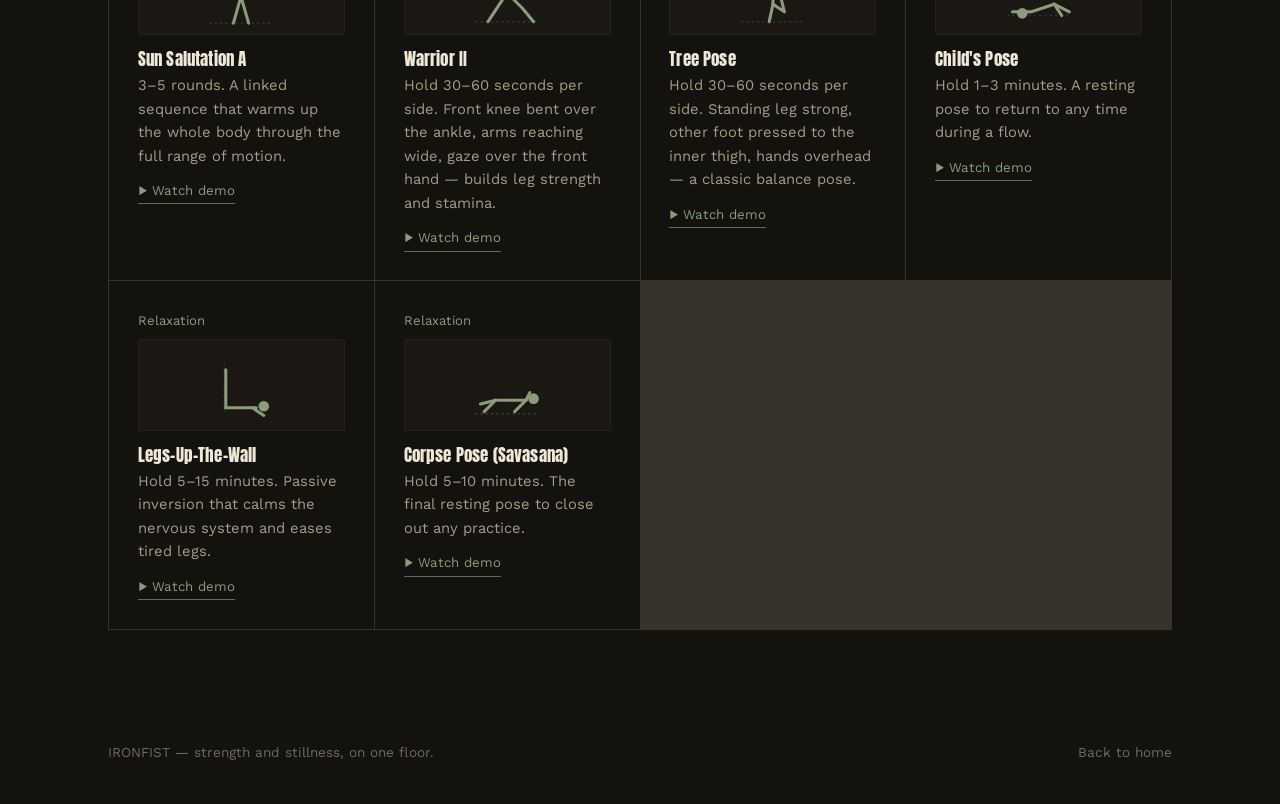
<file: yoga.html>
<!DOCTYPE html>
<html lang="en">
<head>
<meta charset="UTF-8">
<meta name="viewport" content="width=device-width, initial-scale=1">
<title>Yoga Flows — IRONFIST</title>
<meta name="description" content="IRONFIST yoga floor: vinyasa, power, yin and restorative classes, a sample flow, and a 34-pose library with demo videos.">
<link rel="icon" href="data:,">
<link rel="preconnect" href="https://fonts.googleapis.com">
<link rel="preconnect" href="https://fonts.gstatic.com" crossorigin>
<link href="https://fonts.googleapis.com/css2?family=Anton&family=Work+Sans:wght@400;500;600;700&display=swap" rel="stylesheet">
<link rel="stylesheet" href="style.css">
<style>
  .jumplinks{ display:flex; flex-wrap:wrap; gap:0.6rem; margin-bottom:2.6rem; }
  .jumplinks a{
    font-size:0.82rem; color:var(--ink-dim); border:1px solid var(--line);
    padding:0.45em 1em; border-radius:20px; font-family:var(--body);
  }
  .bodypart-heading{
    font-family:var(--display); font-size:1rem; letter-spacing:0.02em;
    color:var(--ink-faint); margin:0 0 1rem; scroll-margin-top:90px;
  }
  .bodypart-block{ margin-bottom:2.6rem; }
  .bodypart-block:last-child{ margin-bottom:0; }
  .demo-link{
    display:inline-flex; align-items:center; gap:6px;
    margin-top:0.9em; font-size:0.83rem; color:var(--sage);
    border-bottom:1px solid var(--sage-dim); padding-bottom:2px;
  }
  .demo-link:hover{ color:var(--ink); border-color:var(--ink); }
  .jumplinks a:hover{ border-color:var(--sage); color:var(--ink); }
  .pose-illus{
    width:100%; height:92px; display:flex; align-items:center; justify-content:center;
    margin-bottom:1rem; background:var(--bg-alt); border:1px solid var(--line-soft);
    border-radius:2px;
  }
  .pose-illus svg{ width:84px; height:76px; overflow:visible; }
  .pose-illus svg .pi-line{ fill:none; stroke:var(--sage); stroke-width:4; stroke-linecap:round; stroke-linejoin:round; }
  .pose-illus svg .pi-head{ fill:var(--sage); }
  .pose-illus svg .pi-floor{ stroke:var(--line); stroke-width:2; stroke-dasharray:3 4; }
</style>
</head>
<body>


<header class="site-header">
  <div class="wrap">
    <a class="brand" href="index.html">IRON<span>FIST</span></a>
    <nav class="site-nav" id="site-nav">
      <a href="index.html">Home</a>
      <a href="gym.html">Gym</a>
      <a href="yoga.html" aria-current="page">Yoga</a>
      <a href="calculator.html">Calorie Calculator</a>
      <a href="timer.html">Workout Timer</a>
      <a href="form-check.html">Form Check</a>
    </nav>
    <button class="nav-toggle" id="nav-toggle" aria-label="Toggle menu" aria-expanded="false">☰</button>
  </div>
</header>


<section class="hero" style="padding-bottom:40px;">
  <div class="wrap" style="grid-template-columns:1fr;">
    <div>
      <div class="hero-kicker">Yoga floor</div>
      <h1 class="hero-split"><span class="b">SLOW DOWN,</span><br>ON PURPOSE.</h1>
      <p class="lede">Four styles across the week, from a sweat-building power class to a floor-based yin session. Come straight from a lift, or come on your own.</p>
    </div>
  </div>
</section>

<section>
  <div class="wrap">
    <div class="section-head">
      <div>
        <div class="section-tag">Styles on offer</div>
        <h2>Find your class</h2>
      </div>
    </div>
    <div class="card-grid">
      <div class="card">
        <span class="meta">45 min</span>
        <h3>Vinyasa Flow</h3>
        <p>Breath-linked movement, building heat through sun salutations and standing sequences.</p>
        <a class="demo-link" href="https://www.youtube.com/results?search_query=vinyasa+flow+yoga+class+full+video" target="_blank" rel="noopener">▶ Watch class</a>
      </div>
      <div class="card">
        <span class="meta">50 min</span>
        <h3>Power Yoga</h3>
        <p>A stronger, faster-paced flow with longer holds — the closest thing to a gym session on the mat.</p>
        <a class="demo-link" href="https://www.youtube.com/results?search_query=power+yoga+class+full+video" target="_blank" rel="noopener">▶ Watch class</a>
      </div>
      <div class="card">
        <span class="meta">40 min</span>
        <h3>Yin &amp; Restorative</h3>
        <p>Long-held floor postures with props, aimed at the connective tissue and the nervous system.</p>
        <a class="demo-link" href="https://www.youtube.com/results?search_query=yin+restorative+yoga+class+full+video" target="_blank" rel="noopener">▶ Watch class</a>
      </div>
      <div class="card">
        <span class="meta">30 min</span>
        <h3>Mobility Flow</h3>
        <p>A short session built for lifters — hips, shoulders, and spine, before or after a heavy day.</p>
        <a class="demo-link" href="https://www.youtube.com/results?search_query=yoga+mobility+flow+for+lifters+full+video" target="_blank" rel="noopener">▶ Watch class</a>
      </div>
    </div>
  </div>
</section>

<section>
  <div class="wrap">
    <div class="section-head">
      <div>
        <div class="section-tag">Sample sequence</div>
        <h2>A 10-minute morning flow</h2>
      </div>
    </div>
    <div class="flow">
      <div class="flow-step">
        <div>
          <h3>Child's Pose</h3>
          <p>Kneel and fold forward, arms extended. Settle here for eight slow breaths before moving.</p>
        </div>
      </div>
      <div class="flow-step">
        <div>
          <h3>Cat–Cow</h3>
          <p>On hands and knees, move between arching and rounding the spine with each breath, ten rounds.</p>
        </div>
      </div>
      <div class="flow-step">
        <div>
          <h3>Downward Dog</h3>
          <p>Press hips up and back. Pedal the feet to warm up the calves and hamstrings.</p>
        </div>
      </div>
      <div class="flow-step">
        <div>
          <h3>Low Lunge, both sides</h3>
          <p>Step one foot forward, sink the back hip down. Hold five breaths, then switch sides.</p>
        </div>
      </div>
      <div class="flow-step">
        <div>
          <h3>Seated Forward Fold</h3>
          <p>Sit with legs extended, fold from the hips, not the back. Close the flow here for five breaths.</p>
        </div>
      </div>
    </div>
  </div>
</section>

<section>
  <div class="wrap">
    <div class="section-head">
      <div>
        <div class="section-tag">Pose library</div>
        <h2>Every pose, by body part</h2>
      </div>
      <p>Tap "Watch demo" on any pose for a guided video before you try it on your own.</p>
    </div>

    <div class="jumplinks">
      <a href="#neck-shoulders">Neck &amp; shoulders</a>
      <a href="#spine-back">Spine &amp; back</a>
      <a href="#hips-glutes">Hips &amp; glutes</a>
      <a href="#hamstrings-legs">Hamstrings &amp; legs</a>
      <a href="#core-y">Core</a>
      <a href="#full-body">Full body &amp; relaxation</a>
    </div>

    <div class="bodypart-block">
      <h4 class="bodypart-heading" id="neck-shoulders">Neck &amp; shoulders</h4>
      <div class="card-grid">
        <div class="card">
          <span class="meta">Neck &amp; shoulders</span>
          <div class="pose-illus"><svg viewBox="0 0 100 100" aria-hidden="true" focusable="false"><line class="pi-floor" x1="8" y1="93" x2="92" y2="93"/><line class="pi-line" x1="63" y1="60" x2="25" y2="80"/><polyline class="pi-line" points="63,60 75,45 85,55"/><line class="pi-line" x1="63" y1="60" x2="40" y2="72"/><line class="pi-line" x1="40" y1="72" x2="25" y2="90"/><line class="pi-line" x1="40" y1="72" x2="55" y2="92"/><circle class="pi-head" cx="70" cy="60" r="7"/></svg></div>
          <h3>Thread the Needle</h3>
          <p>Hold 5–8 breaths per side. Releases tension across the upper back and shoulder blade.</p>
          <a class="demo-link" href="https://www.youtube.com/results?search_query=thread+the+needle+yoga+pose+tutorial" target="_blank" rel="noopener">▶ Watch demo</a>
        </div>
        <div class="card">
          <span class="meta">Neck &amp; shoulders</span>
          <div class="pose-illus"><svg viewBox="0 0 100 100" aria-hidden="true" focusable="false"><line class="pi-line" x1="50" y1="27" x2="50" y2="70"/><polyline class="pi-line" points="50,27 65,10 55,25"/><polyline class="pi-line" points="50,27 35,45 45,30"/><line class="pi-line" x1="50" y1="70" x2="25" y2="85"/><line class="pi-line" x1="50" y1="70" x2="75" y2="85"/><line class="pi-line" x1="65" y1="78" x2="35" y2="78"/><circle class="pi-head" cx="50" cy="20" r="7"/></svg></div>
          <h3>Cow Face Arms</h3>
          <p>Hold 5 breaths per side. Deep stretch through the shoulders and triceps.</p>
          <a class="demo-link" href="https://www.youtube.com/results?search_query=cow+face+arms+yoga+pose+tutorial" target="_blank" rel="noopener">▶ Watch demo</a>
        </div>
        <div class="card">
          <span class="meta">Neck &amp; shoulders</span>
          <div class="pose-illus"><svg viewBox="0 0 100 100" aria-hidden="true" focusable="false"><line class="pi-line" x1="50" y1="22" x2="50" y2="65"/><line class="pi-line" x1="35" y1="35" x2="60" y2="25"/><line class="pi-line" x1="65" y1="35" x2="40" y2="25"/><line class="pi-line" x1="50" y1="65" x2="40" y2="95"/><line class="pi-line" x1="50" y1="65" x2="60" y2="95"/><circle class="pi-head" cx="50" cy="15" r="7"/></svg></div>
          <h3>Eagle Arms</h3>
          <p>Hold 5 breaths per side. Wraps and opens the upper back between the shoulder blades.</p>
          <a class="demo-link" href="https://www.youtube.com/results?search_query=eagle+arms+yoga+pose+tutorial" target="_blank" rel="noopener">▶ Watch demo</a>
        </div>
        <div class="card">
          <span class="meta">Neck &amp; shoulders</span>
          <div class="pose-illus"><svg viewBox="0 0 100 100" aria-hidden="true" focusable="false"><line class="pi-floor" x1="8" y1="85" x2="92" y2="85"/><line class="pi-line" x1="75" y1="50" x2="85" y2="75"/><line class="pi-line" x1="75" y1="50" x2="95" y2="70"/><line class="pi-line" x1="75" y1="50" x2="35" y2="72"/><line class="pi-line" x1="35" y1="72" x2="12" y2="72"/><circle class="pi-head" cx="28" cy="78" r="7"/></svg></div>
          <h3>Puppy Pose</h3>
          <p>Hold 1–2 minutes. Hips stay high over the knees while the chest melts toward the floor — a gentler shoulder opener than a full backbend.</p>
          <a class="demo-link" href="https://www.youtube.com/results?search_query=puppy+pose+yoga+tutorial" target="_blank" rel="noopener">▶ Watch demo</a>
        </div>
        <div class="card">
          <span class="meta">Neck &amp; shoulders</span>
          <div class="pose-illus"><svg viewBox="0 0 100 100" aria-hidden="true" focusable="false"><line class="pi-line" x1="50" y1="35" x2="50" y2="75"/><line class="pi-line" x1="50" y1="75" x2="40" y2="95"/><line class="pi-line" x1="50" y1="75" x2="60" y2="95"/><line class="pi-line" x1="50" y1="45" x2="30" y2="55"/><polyline class="pi-line" points="50,45 65,30 58,20"/><circle class="pi-head" cx="42" cy="22" r="7"/></svg></div>
          <h3>Ear-to-Shoulder Neck Stretch</h3>
          <p>Hold 30 seconds per side. Seated or standing, tilt the ear toward the shoulder and let one hand add gentle weight — no pulling.</p>
          <a class="demo-link" href="https://www.youtube.com/results?search_query=ear+to+shoulder+neck+stretch+tutorial" target="_blank" rel="noopener">▶ Watch demo</a>
        </div>
      </div>
    </div>

    <div class="bodypart-block">
      <h4 class="bodypart-heading" id="spine-back">Spine &amp; back</h4>
      <div class="card-grid">
        <div class="card">
          <span class="meta">Spine &amp; back</span>
          <div class="pose-illus"><svg viewBox="0 0 100 100" aria-hidden="true" focusable="false"><line class="pi-floor" x1="8" y1="85" x2="92" y2="85"/><path class="pi-line" d="M28,50 Q49,35 70,45"/><line class="pi-line" x1="28" y1="50" x2="28" y2="80"/><line class="pi-line" x1="70" y1="45" x2="70" y2="80"/><circle class="pi-head" cx="20" cy="45" r="6"/></svg></div>
          <h3>Cat–Cow</h3>
          <p>10 slow rounds. Mobilises the whole spine, links breath to movement.</p>
          <a class="demo-link" href="https://www.youtube.com/results?search_query=cat+cow+yoga+pose+tutorial" target="_blank" rel="noopener">▶ Watch demo</a>
        </div>
        <div class="card">
          <span class="meta">Spine &amp; back</span>
          <div class="pose-illus"><svg viewBox="0 0 100 100" aria-hidden="true" focusable="false"><line class="pi-floor" x1="8" y1="85" x2="92" y2="85"/><path class="pi-line" d="M30,80 Q40,60 55,55"/><line class="pi-line" x1="55" y1="55" x2="45" y2="80"/><line class="pi-line" x1="30" y1="80" x2="10" y2="85"/><circle class="pi-head" cx="65" cy="48" r="7"/></svg></div>
          <h3>Cobra Pose</h3>
          <p>Hold 5 breaths, 3 rounds. Gentle backbend that opens the chest and strengthens the lower back.</p>
          <a class="demo-link" href="https://www.youtube.com/results?search_query=cobra+pose+yoga+tutorial" target="_blank" rel="noopener">▶ Watch demo</a>
        </div>
        <div class="card">
          <span class="meta">Spine &amp; back</span>
          <div class="pose-illus"><svg viewBox="0 0 100 100" aria-hidden="true" focusable="false"><line class="pi-floor" x1="8" y1="82" x2="92" y2="82"/><path class="pi-line" d="M30,78 Q40,65 55,60"/><polyline class="pi-line" points="55,60 45,78 60,78"/><line class="pi-line" x1="30" y1="78" x2="10" y2="80"/><circle class="pi-head" cx="65" cy="55" r="7"/></svg></div>
          <h3>Sphinx Pose</h3>
          <p>Hold 1–3 minutes. A softer backbend than cobra, good for stiff lower backs.</p>
          <a class="demo-link" href="https://www.youtube.com/results?search_query=sphinx+pose+yoga+tutorial" target="_blank" rel="noopener">▶ Watch demo</a>
        </div>
        <div class="card">
          <span class="meta">Spine &amp; back</span>
          <div class="pose-illus"><svg viewBox="0 0 100 100" aria-hidden="true" focusable="false"><path class="pi-line" d="M32,32 C15,50 20,75 42,72 C60,70 62,50 55,33"/><line class="pi-line" x1="30" y1="30" x2="55" y2="33"/><circle class="pi-head" cx="30" cy="26" r="7"/></svg></div>
          <h3>Bow Pose</h3>
          <p>Hold 5 breaths, 2–3 rounds. Deeper backbend, opens the whole front body.</p>
          <a class="demo-link" href="https://www.youtube.com/results?search_query=bow+pose+yoga+tutorial" target="_blank" rel="noopener">▶ Watch demo</a>
        </div>
        <div class="card">
          <span class="meta">Spine &amp; back</span>
          <div class="pose-illus"><svg viewBox="0 0 100 100" aria-hidden="true" focusable="false"><line class="pi-floor" x1="8" y1="80" x2="92" y2="80"/><path class="pi-line" d="M20,78 Q40,65 60,68 Q75,70 85,60"/><line class="pi-line" x1="35" y1="70" x2="25" y2="58"/><circle class="pi-head" cx="18" cy="72" r="6"/></svg></div>
          <h3>Locust Pose</h3>
          <p>Hold 30 seconds, 3 rounds. Lying face down, lift the chest, arms, and legs off the floor to strengthen the whole back line.</p>
          <a class="demo-link" href="https://www.youtube.com/results?search_query=locust+pose+salabhasana+yoga+tutorial" target="_blank" rel="noopener">▶ Watch demo</a>
        </div>
        <div class="card">
          <span class="meta">Spine &amp; back</span>
          <div class="pose-illus"><svg viewBox="0 0 100 100" aria-hidden="true" focusable="false"><line class="pi-floor" x1="8" y1="93" x2="92" y2="93"/><line class="pi-line" x1="50" y1="90" x2="50" y2="60"/><path class="pi-line" d="M50,60 Q65,50 60,35"/><line class="pi-line" x1="60" y1="35" x2="70" y2="85"/><circle class="pi-head" cx="72" cy="30" r="7"/></svg></div>
          <h3>Camel Pose</h3>
          <p>Hold 5 breaths. Kneeling, reach the hands back to the heels and lift the chest — a strong, advanced backbend.</p>
          <a class="demo-link" href="https://www.youtube.com/results?search_query=camel+pose+ustrasana+yoga+tutorial" target="_blank" rel="noopener">▶ Watch demo</a>
        </div>
      </div>
    </div>

    <div class="bodypart-block">
      <h4 class="bodypart-heading" id="hips-glutes">Hips &amp; glutes</h4>
      <div class="card-grid">
        <div class="card">
          <span class="meta">Hips &amp; glutes</span>
          <div class="pose-illus"><svg viewBox="0 0 100 100" aria-hidden="true" focusable="false"><line class="pi-floor" x1="8" y1="93" x2="92" y2="93"/><polyline class="pi-line" points="45,70 25,75 20,60"/><line class="pi-line" x1="45" y1="70" x2="75" y2="78"/><line class="pi-line" x1="45" y1="70" x2="45" y2="40"/><line class="pi-line" x1="45" y1="40" x2="30" y2="55"/><line class="pi-line" x1="45" y1="40" x2="60" y2="55"/><circle class="pi-head" cx="45" cy="30" r="7"/></svg></div>
          <h3>Pigeon Pose</h3>
          <p>Hold 1–2 minutes per side. Deep hip opener, especially the outer hip and glute.</p>
          <a class="demo-link" href="https://www.youtube.com/results?search_query=pigeon+pose+yoga+tutorial" target="_blank" rel="noopener">▶ Watch demo</a>
        </div>
        <div class="card">
          <span class="meta">Hips &amp; glutes</span>
          <div class="pose-illus"><svg viewBox="0 0 100 100" aria-hidden="true" focusable="false"><line class="pi-floor" x1="8" y1="88" x2="92" y2="88"/><polyline class="pi-line" points="50,65 25,60 15,75"/><line class="pi-line" x1="50" y1="65" x2="85" y2="80"/><line class="pi-line" x1="50" y1="45" x2="50" y2="65"/><line class="pi-line" x1="50" y1="45" x2="35" y2="65"/><circle class="pi-head" cx="50" cy="38" r="7"/></svg></div>
          <h3>Lizard Pose</h3>
          <p>Hold 1 minute per side. Opens the hip flexors and inner thigh under a low lunge.</p>
          <a class="demo-link" href="https://www.youtube.com/results?search_query=lizard+pose+yoga+tutorial" target="_blank" rel="noopener">▶ Watch demo</a>
        </div>
        <div class="card">
          <span class="meta">Hips &amp; glutes</span>
          <div class="pose-illus"><svg viewBox="0 0 100 100" aria-hidden="true" focusable="false"><polyline class="pi-line" points="50,75 30,65 45,80"/><polyline class="pi-line" points="50,75 70,65 55,80"/><line class="pi-line" x1="50" y1="75" x2="50" y2="45"/><line class="pi-line" x1="50" y1="45" x2="45" y2="78"/><line class="pi-line" x1="50" y1="45" x2="55" y2="78"/><circle class="pi-head" cx="50" cy="36" r="7"/></svg></div>
          <h3>Butterfly Pose</h3>
          <p>Hold 1–2 minutes. Seated, soles of the feet together, gentle inner-thigh release.</p>
          <a class="demo-link" href="https://www.youtube.com/results?search_query=butterfly+pose+yoga+tutorial" target="_blank" rel="noopener">▶ Watch demo</a>
        </div>
        <div class="card">
          <span class="meta">Hips &amp; glutes</span>
          <div class="pose-illus"><svg viewBox="0 0 100 100" aria-hidden="true" focusable="false"><line class="pi-line" x1="25" y1="70" x2="75" y2="70"/><line class="pi-line" x1="30" y1="78" x2="70" y2="78"/><line class="pi-line" x1="50" y1="75" x2="50" y2="45"/><line class="pi-line" x1="50" y1="45" x2="30" y2="60"/><line class="pi-line" x1="50" y1="45" x2="70" y2="60"/><circle class="pi-head" cx="50" cy="36" r="7"/></svg></div>
          <h3>Fire Log Pose</h3>
          <p>Hold 1–2 minutes per side. Stacked shins, a strong outer-hip and glute stretch.</p>
          <a class="demo-link" href="https://www.youtube.com/results?search_query=fire+log+pose+yoga+tutorial" target="_blank" rel="noopener">▶ Watch demo</a>
        </div>
        <div class="card">
          <span class="meta">Hips &amp; glutes</span>
          <div class="pose-illus"><svg viewBox="0 0 100 100" aria-hidden="true" focusable="false"><line class="pi-floor" x1="8" y1="88" x2="92" y2="88"/><polyline class="pi-line" points="35,75 20,60 15,80"/><polyline class="pi-line" points="65,75 80,60 85,80"/><line class="pi-line" x1="35" y1="75" x2="65" y2="75"/><line class="pi-line" x1="50" y1="75" x2="50" y2="50"/><circle class="pi-head" cx="50" cy="42" r="7"/></svg></div>
          <h3>Frog Pose</h3>
          <p>Hold 1–3 minutes. Knees wide on the floor, a deep and intense inner-hip release — ease in slowly.</p>
          <a class="demo-link" href="https://www.youtube.com/results?search_query=frog+pose+yoga+tutorial" target="_blank" rel="noopener">▶ Watch demo</a>
        </div>
        <div class="card">
          <span class="meta">Hips &amp; glutes</span>
          <div class="pose-illus"><svg viewBox="0 0 100 100" aria-hidden="true" focusable="false"><line class="pi-floor" x1="8" y1="88" x2="92" y2="88"/><line class="pi-line" x1="40" y1="80" x2="70" y2="80"/><polyline class="pi-line" points="40,80 30,55 20,50"/><polyline class="pi-line" points="70,80 80,55 90,50"/><circle class="pi-head" cx="80" cy="78" r="7"/></svg></div>
          <h3>Happy Baby Pose</h3>
          <p>Hold 1 minute. Lying on the back, grab the outer feet and gently rock — a playful hip and low-back release.</p>
          <a class="demo-link" href="https://www.youtube.com/results?search_query=happy+baby+pose+yoga+tutorial" target="_blank" rel="noopener">▶ Watch demo</a>
        </div>
      </div>
    </div>

    <div class="bodypart-block">
      <h4 class="bodypart-heading" id="hamstrings-legs">Hamstrings &amp; legs</h4>
      <div class="card-grid">
        <div class="card">
          <span class="meta">Hamstrings &amp; legs</span>
          <div class="pose-illus"><svg viewBox="0 0 100 100" aria-hidden="true" focusable="false"><line class="pi-floor" x1="8" y1="88" x2="92" y2="88"/><line class="pi-line" x1="20" y1="85" x2="50" y2="35"/><line class="pi-line" x1="50" y1="35" x2="80" y2="85"/><circle class="pi-head" cx="32" cy="68" r="6"/></svg></div>
          <h3>Downward Dog</h3>
          <p>Hold 5–10 breaths. Stretches the hamstrings and calves while building shoulder strength.</p>
          <a class="demo-link" href="https://www.youtube.com/results?search_query=downward+dog+yoga+pose+tutorial" target="_blank" rel="noopener">▶ Watch demo</a>
        </div>
        <div class="card">
          <span class="meta">Hamstrings &amp; legs</span>
          <div class="pose-illus"><svg viewBox="0 0 100 100" aria-hidden="true" focusable="false"><line class="pi-floor" x1="8" y1="93" x2="92" y2="93"/><line class="pi-line" x1="50" y1="40" x2="40" y2="90"/><line class="pi-line" x1="50" y1="40" x2="60" y2="90"/><line class="pi-line" x1="50" y1="40" x2="50" y2="82"/><line class="pi-line" x1="50" y1="82" x2="48" y2="93"/><line class="pi-line" x1="50" y1="82" x2="52" y2="93"/><circle class="pi-head" cx="50" cy="87" r="6"/></svg></div>
          <h3>Standing Forward Fold</h3>
          <p>Hold 1 minute. Let the head hang heavy, knees soft if the hamstrings are tight.</p>
          <a class="demo-link" href="https://www.youtube.com/results?search_query=standing+forward+fold+yoga+tutorial" target="_blank" rel="noopener">▶ Watch demo</a>
        </div>
        <div class="card">
          <span class="meta">Hamstrings &amp; legs</span>
          <div class="pose-illus"><svg viewBox="0 0 100 100" aria-hidden="true" focusable="false"><line class="pi-floor" x1="8" y1="93" x2="92" y2="93"/><line class="pi-line" x1="50" y1="40" x2="20" y2="90"/><line class="pi-line" x1="50" y1="40" x2="80" y2="90"/><line class="pi-line" x1="50" y1="40" x2="50" y2="80"/><line class="pi-line" x1="50" y1="80" x2="50" y2="93"/><circle class="pi-head" cx="50" cy="85" r="6"/></svg></div>
          <h3>Wide-Legged Forward Fold</h3>
          <p>Hold 1 minute. Adds inner-thigh and adductor stretch to the hamstring release.</p>
          <a class="demo-link" href="https://www.youtube.com/results?search_query=wide+legged+forward+fold+yoga+tutorial" target="_blank" rel="noopener">▶ Watch demo</a>
        </div>
        <div class="card">
          <span class="meta">Hamstrings &amp; legs</span>
          <div class="pose-illus"><svg viewBox="0 0 100 100" aria-hidden="true" focusable="false"><line class="pi-floor" x1="8" y1="85" x2="92" y2="85"/><line class="pi-line" x1="55" y1="65" x2="15" y2="80"/><polyline class="pi-line" points="55,65 75,70 85,60"/><line class="pi-line" x1="55" y1="65" x2="30" y2="50"/><line class="pi-line" x1="30" y1="50" x2="18" y2="70"/><circle class="pi-head" cx="20" cy="45" r="6"/></svg></div>
          <h3>Half Splits</h3>
          <p>Hold 1 minute per side. From a low lunge, straighten the front leg to isolate the hamstring.</p>
          <a class="demo-link" href="https://www.youtube.com/results?search_query=half+splits+yoga+pose+tutorial" target="_blank" rel="noopener">▶ Watch demo</a>
        </div>
        <div class="card">
          <span class="meta">Hamstrings &amp; legs</span>
          <div class="pose-illus"><svg viewBox="0 0 100 100" aria-hidden="true" focusable="false"><line class="pi-floor" x1="8" y1="88" x2="92" y2="88"/><line class="pi-line" x1="30" y1="85" x2="85" y2="85"/><path class="pi-line" d="M30,85 Q40,55 70,55"/><line class="pi-line" x1="70" y1="55" x2="80" y2="82"/><circle class="pi-head" cx="72" cy="48" r="7"/></svg></div>
          <h3>Seated Forward Fold</h3>
          <p>Hold 1–2 minutes. Legs extended together, fold from the hips reaching for the feet — a deep, classic hamstring stretch.</p>
          <a class="demo-link" href="https://www.youtube.com/results?search_query=seated+forward+fold+paschimottanasana+tutorial" target="_blank" rel="noopener">▶ Watch demo</a>
        </div>
        <div class="card">
          <span class="meta">Hamstrings &amp; legs</span>
          <div class="pose-illus"><svg viewBox="0 0 100 100" aria-hidden="true" focusable="false"><line class="pi-floor" x1="8" y1="88" x2="92" y2="88"/><line class="pi-line" x1="35" y1="85" x2="85" y2="85"/><polyline class="pi-line" points="35,85 20,75 30,65"/><path class="pi-line" d="M35,85 Q45,55 75,55"/><circle class="pi-head" cx="78" cy="48" r="7"/></svg></div>
          <h3>Head-to-Knee Pose</h3>
          <p>Hold 1 minute per side. One leg extended, the other bent with the sole to the inner thigh — fold toward the straight leg.</p>
          <a class="demo-link" href="https://www.youtube.com/results?search_query=head+to+knee+pose+janu+sirsasana+tutorial" target="_blank" rel="noopener">▶ Watch demo</a>
        </div>
      </div>
    </div>

    <div class="bodypart-block">
      <h4 class="bodypart-heading" id="core-y">Core</h4>
      <div class="card-grid">
        <div class="card">
          <span class="meta">Core</span>
          <div class="pose-illus"><svg viewBox="0 0 100 100" aria-hidden="true" focusable="false"><line class="pi-line" x1="50" y1="70" x2="35" y2="45"/><line class="pi-line" x1="50" y1="70" x2="75" y2="45"/><line class="pi-line" x1="35" y1="45" x2="55" y2="50"/><circle class="pi-head" cx="28" cy="38" r="7"/></svg></div>
          <h3>Boat Pose</h3>
          <p>Hold 20–40 seconds, 3 rounds. Balances on the sit bones, strengthens the deep core.</p>
          <a class="demo-link" href="https://www.youtube.com/results?search_query=boat+pose+yoga+tutorial" target="_blank" rel="noopener">▶ Watch demo</a>
        </div>
        <div class="card">
          <span class="meta">Core</span>
          <div class="pose-illus"><svg viewBox="0 0 100 100" aria-hidden="true" focusable="false"><line class="pi-floor" x1="8" y1="80" x2="92" y2="80"/><line class="pi-line" x1="25" y1="45" x2="85" y2="48"/><line class="pi-line" x1="30" y1="45" x2="30" y2="78"/><line class="pi-line" x1="82" y1="47" x2="85" y2="78"/><circle class="pi-head" cx="18" cy="43" r="6"/></svg></div>
          <h3>Plank Pose</h3>
          <p>Hold 30–60 seconds. Full-body engagement, shoulders stacked over wrists.</p>
          <a class="demo-link" href="https://www.youtube.com/results?search_query=plank+pose+yoga+tutorial" target="_blank" rel="noopener">▶ Watch demo</a>
        </div>
        <div class="card">
          <span class="meta">Core</span>
          <div class="pose-illus"><svg viewBox="0 0 100 100" aria-hidden="true" focusable="false"><line class="pi-floor" x1="8" y1="88" x2="92" y2="88"/><line class="pi-line" x1="20" y1="80" x2="78" y2="32"/><line class="pi-line" x1="35" y1="65" x2="35" y2="85"/><line class="pi-line" x1="65" y1="42" x2="78" y2="20"/><circle class="pi-head" cx="82" cy="28" r="7"/></svg></div>
          <h3>Side Plank</h3>
          <p>Hold 20–30 seconds per side. Builds oblique and shoulder stability.</p>
          <a class="demo-link" href="https://www.youtube.com/results?search_query=side+plank+yoga+pose+tutorial" target="_blank" rel="noopener">▶ Watch demo</a>
        </div>
        <div class="card">
          <span class="meta">Core</span>
          <div class="pose-illus"><svg viewBox="0 0 100 100" aria-hidden="true" focusable="false"><line class="pi-floor" x1="8" y1="80" x2="92" y2="80"/><line class="pi-line" x1="30" y1="50" x2="85" y2="53"/><polyline class="pi-line" points="30,50 30,78 45,78"/><line class="pi-line" x1="82" y1="52" x2="85" y2="78"/><circle class="pi-head" cx="20" cy="48" r="6"/></svg></div>
          <h3>Forearm Plank</h3>
          <p>Hold 30–60 seconds. Weight on the forearms rather than the hands, taking load off the wrists.</p>
          <a class="demo-link" href="https://www.youtube.com/results?search_query=forearm+plank+yoga+tutorial" target="_blank" rel="noopener">▶ Watch demo</a>
        </div>
        <div class="card">
          <span class="meta">Core</span>
          <div class="pose-illus"><svg viewBox="0 0 100 100" aria-hidden="true" focusable="false"><line class="pi-floor" x1="8" y1="80" x2="92" y2="80"/><line class="pi-line" x1="20" y1="70" x2="80" y2="65"/><line class="pi-line" x1="20" y1="70" x2="8" y2="55"/><line class="pi-line" x1="80" y1="65" x2="92" y2="50"/><circle class="pi-head" cx="12" cy="58" r="6"/></svg></div>
          <h3>Superman Pose</h3>
          <p>Hold 15–30 seconds, 3 rounds. Lying face down, lift arms and legs at once — builds the deep core and low back together.</p>
          <a class="demo-link" href="https://www.youtube.com/results?search_query=superman+pose+yoga+tutorial" target="_blank" rel="noopener">▶ Watch demo</a>
        </div>
      </div>
    </div>

    <div class="bodypart-block">
      <h4 class="bodypart-heading" id="full-body">Full body &amp; relaxation</h4>
      <div class="card-grid">
        <div class="card">
          <span class="meta">Full body</span>
          <div class="pose-illus"><svg viewBox="0 0 100 100" aria-hidden="true" focusable="false"><line class="pi-floor" x1="8" y1="95" x2="92" y2="95"/><line class="pi-line" x1="50" y1="60" x2="40" y2="95"/><line class="pi-line" x1="50" y1="60" x2="60" y2="95"/><line class="pi-line" x1="50" y1="60" x2="50" y2="35"/><line class="pi-line" x1="50" y1="35" x2="35" y2="10"/><line class="pi-line" x1="50" y1="35" x2="65" y2="10"/><circle class="pi-head" cx="50" cy="25" r="7"/></svg></div>
          <h3>Sun Salutation A</h3>
          <p>3–5 rounds. A linked sequence that warms up the whole body through the full range of motion.</p>
          <a class="demo-link" href="https://www.youtube.com/results?search_query=sun+salutation+a+yoga+tutorial" target="_blank" rel="noopener">▶ Watch demo</a>
        </div>
        <div class="card">
          <span class="meta">Full body</span>
          <div class="pose-illus"><svg viewBox="0 0 100 100" aria-hidden="true" focusable="false"><line class="pi-floor" x1="8" y1="93" x2="92" y2="93"/><line class="pi-line" x1="50" y1="55" x2="25" y2="93"/><polyline class="pi-line" points="50,55 70,75 85,93"/><line class="pi-line" x1="20" y1="55" x2="80" y2="55"/><circle class="pi-head" cx="50" cy="45" r="7"/></svg></div>
          <h3>Warrior II</h3>
          <p>Hold 30–60 seconds per side. Front knee bent over the ankle, arms reaching wide, gaze over the front hand — builds leg strength and stamina.</p>
          <a class="demo-link" href="https://www.youtube.com/results?search_query=warrior+2+pose+yoga+tutorial" target="_blank" rel="noopener">▶ Watch demo</a>
        </div>
        <div class="card">
          <span class="meta">Full body</span>
          <div class="pose-illus"><svg viewBox="0 0 100 100" aria-hidden="true" focusable="false"><line class="pi-floor" x1="8" y1="93" x2="92" y2="93"/><line class="pi-line" x1="50" y1="35" x2="50" y2="70"/><line class="pi-line" x1="50" y1="70" x2="45" y2="93"/><polyline class="pi-line" points="50,70 65,80 60,60"/><line class="pi-line" x1="50" y1="30" x2="35" y2="15"/><line class="pi-line" x1="50" y1="30" x2="65" y2="15"/><circle class="pi-head" cx="50" cy="25" r="7"/></svg></div>
          <h3>Tree Pose</h3>
          <p>Hold 30–60 seconds per side. Standing leg strong, other foot pressed to the inner thigh, hands overhead — a classic balance pose.</p>
          <a class="demo-link" href="https://www.youtube.com/results?search_query=tree+pose+vrksasana+yoga+tutorial" target="_blank" rel="noopener">▶ Watch demo</a>
        </div>
        <div class="card">
          <span class="meta">Relaxation</span>
          <div class="pose-illus"><svg viewBox="0 0 100 100" aria-hidden="true" focusable="false"><line class="pi-floor" x1="8" y1="85" x2="92" y2="85"/><line class="pi-line" x1="70" y1="70" x2="80" y2="85"/><line class="pi-line" x1="70" y1="70" x2="90" y2="80"/><line class="pi-line" x1="70" y1="70" x2="40" y2="80"/><line class="pi-line" x1="40" y1="80" x2="15" y2="80"/><circle class="pi-head" cx="28" cy="82" r="7"/></svg></div>
          <h3>Child's Pose</h3>
          <p>Hold 1–3 minutes. A resting pose to return to any time during a flow.</p>
          <a class="demo-link" href="https://www.youtube.com/results?search_query=childs+pose+yoga+tutorial" target="_blank" rel="noopener">▶ Watch demo</a>
        </div>
        <div class="card">
          <span class="meta">Relaxation</span>
          <div class="pose-illus"><svg viewBox="0 0 100 100" aria-hidden="true" focusable="false"><line class="pi-floor" x1="28" y1="20" x2="28" y2="85"/><line class="pi-line" x1="30" y1="80" x2="70" y2="80"/><line class="pi-line" x1="30" y1="80" x2="30" y2="30"/><line class="pi-line" x1="65" y1="80" x2="80" y2="90"/><circle class="pi-head" cx="80" cy="78" r="7"/></svg></div>
          <h3>Legs-Up-The-Wall</h3>
          <p>Hold 5–15 minutes. Passive inversion that calms the nervous system and eases tired legs.</p>
          <a class="demo-link" href="https://www.youtube.com/results?search_query=legs+up+the+wall+yoga+tutorial" target="_blank" rel="noopener">▶ Watch demo</a>
        </div>
        <div class="card">
          <span class="meta">Relaxation</span>
          <div class="pose-illus"><svg viewBox="0 0 100 100" aria-hidden="true" focusable="false"><line class="pi-floor" x1="8" y1="88" x2="92" y2="88"/><line class="pi-line" x1="35" y1="70" x2="75" y2="70"/><line class="pi-line" x1="35" y1="70" x2="20" y2="85"/><line class="pi-line" x1="35" y1="70" x2="15" y2="75"/><line class="pi-line" x1="75" y1="70" x2="60" y2="85"/><line class="pi-line" x1="75" y1="70" x2="80" y2="60"/><circle class="pi-head" cx="85" cy="68" r="7"/></svg></div>
          <h3>Corpse Pose (Savasana)</h3>
          <p>Hold 5–10 minutes. The final resting pose to close out any practice.</p>
          <a class="demo-link" href="https://www.youtube.com/results?search_query=savasana+corpse+pose+yoga+tutorial" target="_blank" rel="noopener">▶ Watch demo</a>
        </div>
      </div>
    </div>

  </div>
</section>


<footer>
  <div class="wrap">
    <div>IRONFIST — strength and stillness, on one floor.</div>
    <div><a href="index.html">Back to home</a></div>
  </div>
</footer>

<script src="script.js"></script>
</body>
</html>
</file>
<file: style.css>
/* =========================================================
   IRONFIST — design tokens
   Strength (iron/red) meets stillness (sage/breath)
   ========================================================= */
:root{
  --bg:        #14120F;
  --bg-alt:    #1B1814;
  --panel:     #201C17;
  --ink:       #EFE8D8;
  --ink-dim:   #A69C89;
  --ink-faint: #706A5C;
  --iron:      #B3311A;
  --iron-dim:  #7A2515;
  --sage:      #8C9B7C;
  --sage-dim:  #5E6B52;
  --line:      #37332B;
  --line-soft: #262219;

  --display: "Anton", "Arial Narrow", sans-serif;
  --body: "Work Sans", "Segoe UI", sans-serif;

  --max: 1120px;
}

*,*::before,*::after{ box-sizing:border-box; }
html{ scroll-behavior:smooth; }
@media (prefers-reduced-motion: reduce){
  html{ scroll-behavior:auto; }
  *{ animation-duration:0.01ms !important; transition-duration:0.01ms !important; }
}

body{
  margin:0;
  background:var(--bg);
  color:var(--ink);
  font-family:var(--body);
  font-size:17px;
  line-height:1.6;
  -webkit-font-smoothing:antialiased;
}

img{ max-width:100%; display:block; }

a{ color:inherit; text-decoration:none; }

.wrap{
  max-width:var(--max);
  margin:0 auto;
  padding:0 28px;
}

h1,h2,h3{
  font-family:var(--display);
  font-weight:400;
  letter-spacing:0.01em;
  margin:0 0 0.4em;
  line-height:1.05;
}

h1{ font-size:clamp(2.6rem, 6vw, 5rem); }
h2{ font-size:clamp(1.8rem, 3.4vw, 2.6rem); }
h3{ font-size:1.3rem; }

p{ margin:0 0 1em; max-width:62ch; color:var(--ink-dim); }

:focus-visible{
  outline:2px solid var(--sage);
  outline-offset:3px;
}

/* ---------- header / nav ---------- */
.site-header{
  position:sticky; top:0; z-index:50;
  background:rgba(20,18,15,0.92);
  backdrop-filter:blur(6px);
  border-bottom:1px solid var(--line);
}
.site-header .wrap{
  display:flex; align-items:center; justify-content:space-between;
  height:74px;
}
.brand{
  font-family:var(--display);
  font-size:1.5rem;
  display:flex; align-items:baseline; gap:2px;
}
.brand span{ color:var(--iron); }

.site-nav{ display:flex; gap:1.6rem; flex-wrap:wrap; }
.site-nav a{
  color:var(--ink-dim);
  font-size:0.92rem;
  padding:0.3em 0;
  border-bottom:2px solid transparent;
  transition:color .15s ease, border-color .15s ease;
  white-space:nowrap;
}
.site-nav a:hover,
.site-nav a[aria-current="page"]{
  color:var(--ink);
  border-color:var(--iron);
}

.nav-toggle{
  display:none;
  background:none; border:1px solid var(--line);
  color:var(--ink); width:42px; height:42px; border-radius:4px;
  font-size:1.2rem; cursor:pointer;
}

@media (max-width:900px){
  .nav-toggle{ display:block; }
  .site-nav{
    position:absolute; top:74px; left:0; right:0;
    background:var(--bg-alt);
    flex-direction:column; gap:0;
    border-bottom:1px solid var(--line);
    display:none;
  }
  .site-nav.open{ display:flex; }
  .site-nav a{
    padding:1rem 28px; border-bottom:1px solid var(--line-soft);
  }
}

/* ---------- hero ---------- */
.hero{
  padding:88px 0 64px;
  border-bottom:1px solid var(--line);
  position:relative;
  overflow:hidden;
}
.hero .wrap{
  display:grid;
  grid-template-columns:1.3fr 1fr;
  gap:48px;
  align-items:end;
}
.hero-kicker{
  color:var(--sage);
  font-family:var(--display);
  font-size:0.95rem;
  letter-spacing:0.04em;
  margin-bottom:0.6em;
}
.hero-split{ font-family:var(--display); }
.hero-split .a{ color:var(--iron); }
.hero-split .b{ color:var(--sage); }
.hero-rule{
  border:none; border-top:1px solid var(--line);
  margin:0 0 1.4em;
}
.hero-stats{
  display:flex; gap:2.2rem;
  border-top:1px solid var(--line);
  padding-top:1.2rem;
  flex-wrap:wrap;
}
.hero-stats div{ font-family:var(--display); font-size:1.8rem; color:var(--ink); }
.hero-stats small{ display:block; font-family:var(--body); font-size:0.78rem; color:var(--ink-faint); margin-top:2px; }

@media (max-width:760px){
  .hero .wrap{ grid-template-columns:1fr; }
}

/* ---------- buttons ---------- */
.btn{
  display:inline-flex; align-items:center; gap:0.5em;
  padding:0.85em 1.6em;
  font-family:var(--body); font-weight:600; font-size:0.95rem;
  border-radius:2px;
  border:1px solid transparent;
  cursor:pointer;
  transition:transform .12s ease, background .15s ease, border-color .15s ease;
}
.btn:active{ transform:translateY(1px); }
.btn:disabled{ opacity:0.45; cursor:not-allowed; }
.btn-iron{ background:var(--iron); color:#FBF2EC; }
.btn-iron:hover:not(:disabled){ background:#c93c22; }
.btn-sage{ background:var(--sage); color:#15170F; }
.btn-sage:hover:not(:disabled){ background:#9bab8a; }
.btn-outline{ background:transparent; color:var(--ink); border-color:var(--line); }
.btn-outline:hover:not(:disabled){ border-color:var(--ink-dim); }

/* ---------- sections ---------- */
section{ padding:72px 0; border-bottom:1px solid var(--line); }
section:last-of-type{ border-bottom:none; }
.section-head{
  display:flex; justify-content:space-between; align-items:flex-end;
  gap:24px; margin-bottom:2.4rem; flex-wrap:wrap;
}
.section-tag{
  font-family:var(--display);
  font-size:0.85rem;
  color:var(--ink-faint);
}

/* ---------- two-track (gym / yoga) ---------- */
.track-grid{
  display:grid; grid-template-columns:1fr 1fr; gap:1px;
  background:var(--line);
  border:1px solid var(--line);
}
.track{
  background:var(--bg);
  padding:2.4rem;
}
.track.iron h3{ color:var(--iron); }
.track.sage h3{ color:var(--sage); }
.track ul{ margin:1.2em 0 0; padding:0; list-style:none; }
.track li{
  padding:0.6em 0;
  border-top:1px solid var(--line-soft);
  color:var(--ink-dim);
  display:flex; justify-content:space-between; gap:1em;
}
.track li:first-child{ border-top:none; }
.track li b{ color:var(--ink); font-weight:600; }

@media (max-width:760px){
  .track-grid{ grid-template-columns:1fr; }
}

/* ---------- schedule / day table ---------- */
.day-list{ display:flex; flex-direction:column; }
.day-row{
  display:grid; grid-template-columns:90px 1fr 110px;
  gap:1rem; align-items:baseline;
  padding:1.1rem 0; border-top:1px solid var(--line-soft);
}
.day-row:first-child{ border-top:1px solid var(--line); }
.day-row .day{ font-family:var(--display); color:var(--ink-faint); }
.day-row .focus{ color:var(--ink); font-weight:600; }
.day-row .tag{ color:var(--ink-faint); font-size:0.85rem; text-align:right; }

/* ---------- pose / card grid ---------- */
.card-grid{
  display:grid; grid-template-columns:repeat(auto-fill, minmax(230px,1fr));
  gap:1px; background:var(--line); border:1px solid var(--line);
}
.card{ background:var(--bg); padding:1.8rem; }
.card h3{ font-size:1.05rem; margin-bottom:0.3em; }
.card .meta{ font-size:0.82rem; color:var(--sage); margin-bottom:0.6em; display:block; }
.card p{ font-size:0.92rem; margin-bottom:0; }

/* ---------- flow sequence (numbered — real sequence) ---------- */
.flow{ counter-reset:flow; }
.flow-step{
  display:grid; grid-template-columns:52px 1fr; gap:1.2rem;
  padding:1.4rem 0; border-top:1px solid var(--line-soft);
}
.flow-step:first-child{ border-top:1px solid var(--line); }
.flow-step::before{
  counter-increment:flow;
  content:counter(flow, decimal-leading-zero);
  font-family:var(--display);
  color:var(--sage);
  font-size:1.4rem;
}
.flow-step h3{ margin-bottom:0.2em; font-size:1.1rem; }
.flow-step p{ margin-bottom:0; }

/* ---------- calculator ---------- */
.calc-grid{
  display:grid; grid-template-columns:1fr 1fr; gap:2.4rem;
}
@media (max-width:760px){ .calc-grid{ grid-template-columns:1fr; } }

.field{ margin-bottom:1.2rem; }
.field label{
  display:block; font-size:0.85rem; color:var(--ink-dim); margin-bottom:0.4em;
}
.field input, .field select{
  width:100%; background:var(--panel); border:1px solid var(--line);
  color:var(--ink); padding:0.75em 0.9em; border-radius:2px;
  font-family:var(--body); font-size:0.95rem;
}
.field input:focus, .field select:focus{ border-color:var(--sage); }
.radio-row{ display:flex; gap:0.8rem; }
.radio-row label{
  flex:1; text-align:center; border:1px solid var(--line); padding:0.7em;
  border-radius:2px; cursor:pointer; color:var(--ink-dim); font-size:0.9rem;
}
.radio-row input{ display:none; }
.radio-row input:checked + span{ color:var(--ink); }
.radio-row label:has(input:checked){ border-color:var(--iron); background:rgba(179,49,26,0.12); }

.result-panel{
  background:var(--panel); border:1px solid var(--line); padding:2rem;
}
.result-num{ font-family:var(--display); font-size:3.4rem; color:var(--iron); line-height:1; }
.result-sub{ color:var(--ink-faint); font-size:0.85rem; margin-top:0.3em; }
.result-row{
  display:flex; justify-content:space-between; padding:0.7em 0;
  border-top:1px solid var(--line-soft); font-size:0.92rem;
}
.result-row:first-of-type{ border-top:1px solid var(--line); margin-top:1rem; }
.result-row b{ color:var(--ink); }

/* ---------- food log ---------- */
.log-add{ display:grid; grid-template-columns:2fr 1fr 1fr auto; gap:0.8rem; margin-bottom:1.4rem; }
@media (max-width:640px){ .log-add{ grid-template-columns:1fr 1fr; } }
.log-table{ width:100%; border-collapse:collapse; }
.log-table th{
  text-align:left; font-family:var(--display); font-weight:400;
  color:var(--ink-faint); font-size:0.85rem; padding:0.6em 0.4em;
  border-bottom:1px solid var(--line);
}
.log-table td{ padding:0.7em 0.4em; border-bottom:1px solid var(--line-soft); font-size:0.92rem; }
.log-table td.num{ text-align:right; font-variant-numeric:tabular-nums; }
.log-empty{ color:var(--ink-faint); font-size:0.9rem; padding:1.4rem 0; text-align:center; }
.log-remove{ background:none; border:none; color:var(--ink-faint); cursor:pointer; font-size:1rem; }
.log-remove:hover{ color:var(--iron); }
.log-total{
  display:flex; justify-content:space-between; padding:1rem 0.4em 0;
  font-family:var(--display); font-size:1.3rem; margin-top:0.4rem; border-top:1px solid var(--line);
}
.log-total span:last-child{ color:var(--sage); }

/* ---------- footer ---------- */
footer{ padding:40px 0; }
footer .wrap{
  display:flex; justify-content:space-between; flex-wrap:wrap; gap:1rem;
  color:var(--ink-faint); font-size:0.85rem;
}

/* ---------- misc ---------- */
.lede{ font-size:1.1rem; max-width:60ch; }
</file>
